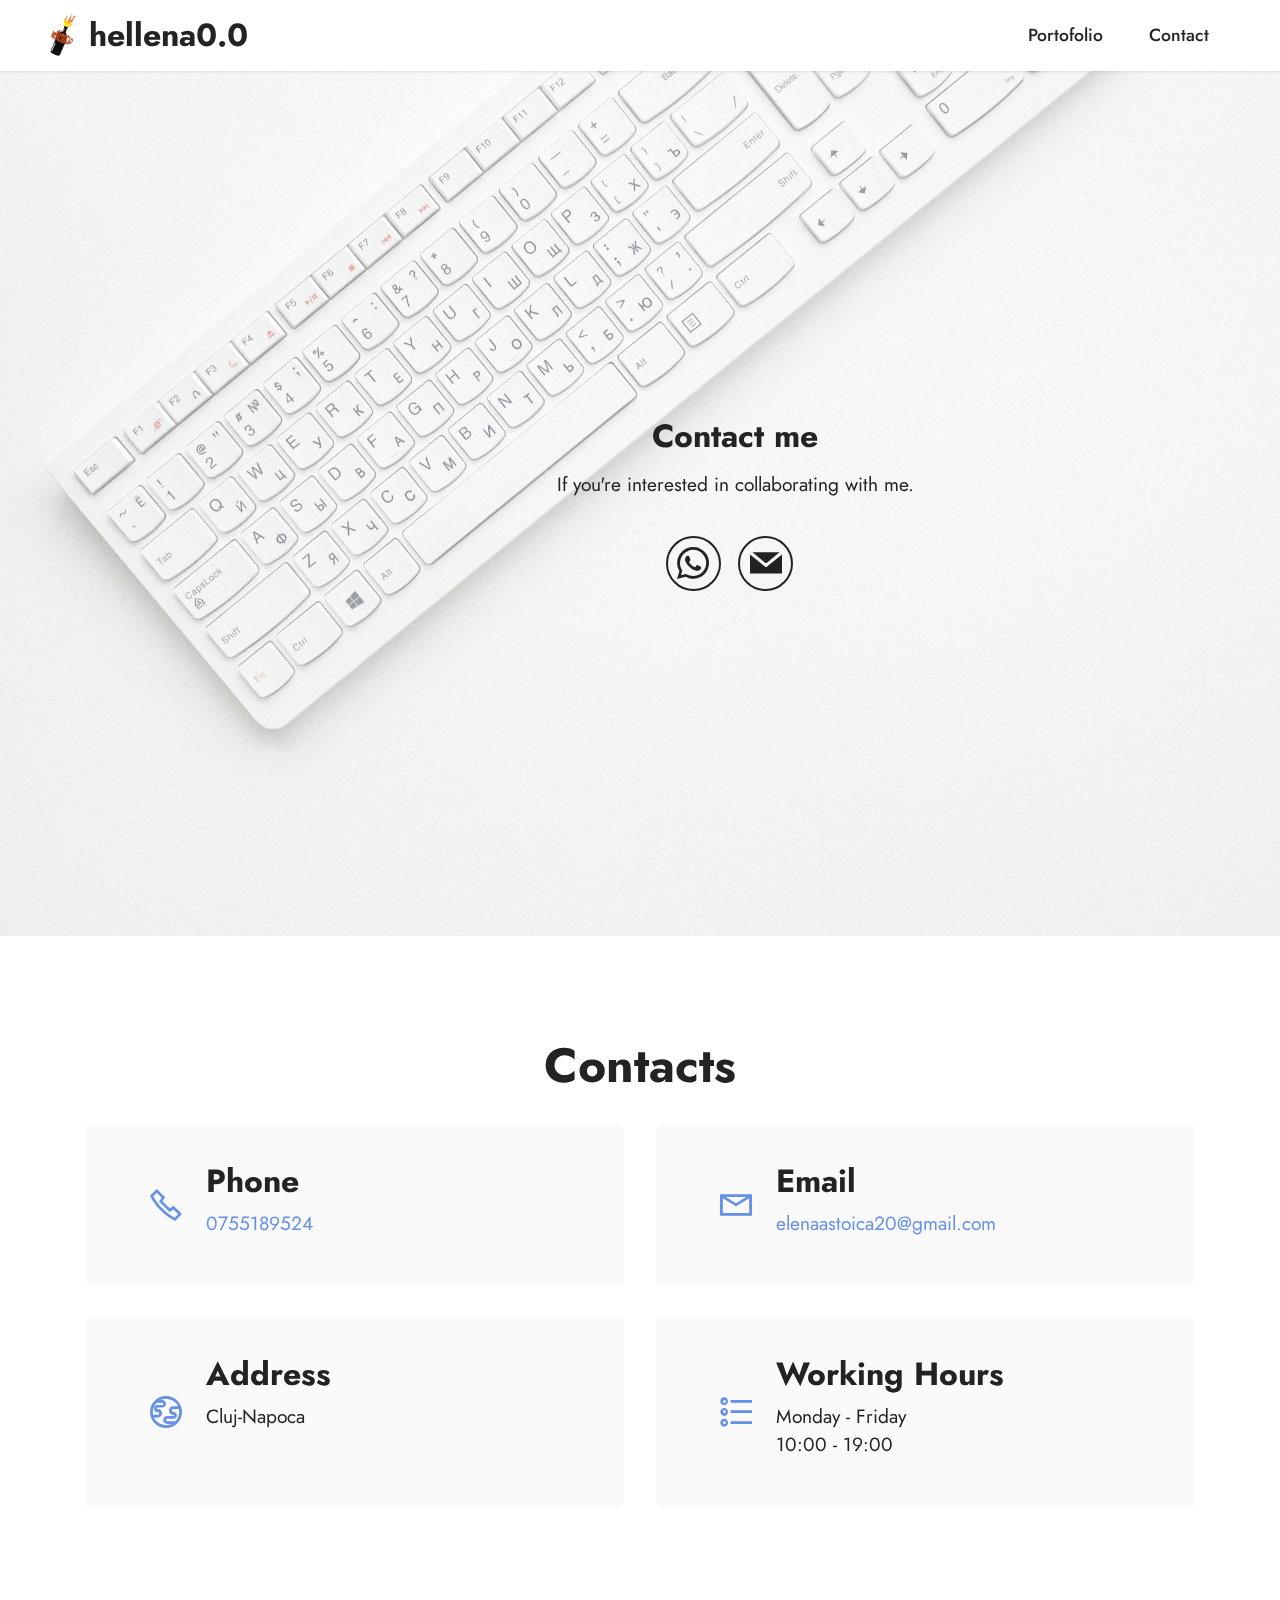
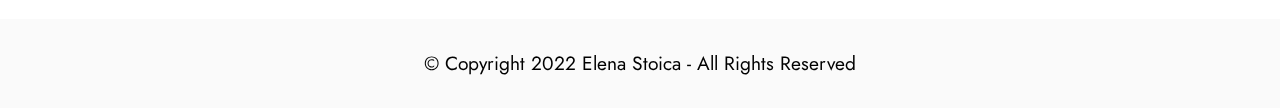
<file: contact.html>
<!DOCTYPE html>
<html  >
<head>
  <!-- Site made with Mobirise Website Builder v5.5.2, https://mobirise.com -->
  <meta charset="UTF-8">
  <meta http-equiv="X-UA-Compatible" content="IE=edge">
  <meta name="generator" content="Mobirise v5.5.2, mobirise.com">
  <meta name="viewport" content="width=device-width, initial-scale=1, minimum-scale=1">
  <link rel="shortcut icon" href="assets/images/logohellena.png" type="image/x-icon">
  <meta name="description" content="">
  
  
  <title>Contact</title>
  <link rel="stylesheet" href="assets/web/assets/mobirise-icons2/mobirise2.css">
  <link rel="stylesheet" href="assets/bootstrap/css/bootstrap.min.css">
  <link rel="stylesheet" href="assets/bootstrap/css/bootstrap-grid.min.css">
  <link rel="stylesheet" href="assets/bootstrap/css/bootstrap-reboot.min.css">
  <link rel="stylesheet" href="assets/parallax/jarallax.css">
  <link rel="stylesheet" href="assets/dropdown/css/style.css">
  <link rel="stylesheet" href="assets/socicon/css/styles.css">
  <link rel="stylesheet" href="assets/theme/css/style.css">
  <link rel="preload" href="https://fonts.googleapis.com/css?family=Jost:100,200,300,400,500,600,700,800,900,100i,200i,300i,400i,500i,600i,700i,800i,900i&display=swap" as="style" onload="this.onload=null;this.rel='stylesheet'">
  <noscript><link rel="stylesheet" href="https://fonts.googleapis.com/css?family=Jost:100,200,300,400,500,600,700,800,900,100i,200i,300i,400i,500i,600i,700i,800i,900i&display=swap"></noscript>
  <link rel="preload" as="style" href="assets/mobirise/css/mbr-additional.css"><link rel="stylesheet" href="assets/mobirise/css/mbr-additional.css" type="text/css">
  
  
  
  
</head>
<body>
  
  <section data-bs-version="5.1" class="menu menu2 cid-sWHXAqYJ0f" once="menu" id="menu2-2">
    
    <nav class="navbar navbar-dropdown navbar-fixed-top navbar-expand-lg">
        <div class="container-fluid">
            <div class="navbar-brand">
                <span class="navbar-logo">
                    <a href="index.html#top">
                        <img src="assets/images/logohellena.png" alt="logo" style="height: 3rem;">
                    </a>
                </span>
                <span class="navbar-caption-wrap"><a class="navbar-caption text-black text-primary display-1" href="index.html#top">hellena0.0</a></span>
            </div>
            <button class="navbar-toggler" type="button" data-toggle="collapse" data-bs-toggle="collapse" data-target="#navbarSupportedContent" data-bs-target="#navbarSupportedContent" aria-controls="navbarNavAltMarkup" aria-expanded="false" aria-label="Toggle navigation">
                <div class="hamburger">
                    <span></span>
                    <span></span>
                    <span></span>
                    <span></span>
                </div>
            </button>
            <div class="collapse navbar-collapse" id="navbarSupportedContent">
                <ul class="navbar-nav nav-dropdown nav-right" data-app-modern-menu="true"><li class="nav-item"><a class="nav-link link text-black text-primary display-4" href="index.html#top">Portofolio</a></li>
                    
                    <li class="nav-item"><a class="nav-link link text-black text-primary display-4" href="contact.html#top">Contact</a>
                    </li></ul>
                
                
            </div>
        </div>
    </nav>
</section>

<section data-bs-version="5.1" class="header13 cid-sWIhcNCyPY mbr-fullscreen mbr-parallax-background" id="header13-e">

    

    <div class="mbr-overlay" style="opacity: 0.5; background-color: rgb(255, 255, 255);"></div>

    <div class="align-center container">
        <div class="row justify-content-end">
            <div class="col-12 col-lg-10">
                <h1 class="mbr-section-title mbr-fonts-style mb-3 display-1"><strong>Contact me</strong></h1>
                
                <p class="mbr-text mbr-fonts-style mb-3 display-7">If you're interested in collaborating with me.</p>
                
                <div class="social-row display-7 mt-5">
                    <div class="soc-item">
                        <a href="https://wa.me/40755189524">
                            <span class="mbr-iconfont socicon-whatsapp socicon"></span>
                        </a>
                    </div>
                    <div class="soc-item">
                        <a href="mailto:elenaastoica20@gmail.com">
                            <span class="mbr-iconfont socicon-mail socicon"></span>
                        </a>
                    </div>
                    
                    
                    
                </div>
            </div>
        </div>
    </div>
</section>

<section data-bs-version="5.1" class="contacts2 cid-sWIgnXfWhO" id="contacts2-d">
    <!---->
    
    
    <div class="container">
        <div class="mbr-section-head">
            <h3 class="mbr-section-title mbr-fonts-style align-center mb-0 display-2">
                <strong>Contacts</strong>
            </h3>
            
        </div>
        <div class="row justify-content-center mt-4">
            <div class="card col-12 col-md-6">
                <div class="card-wrapper">
                    <div class="image-wrapper">
                        <span class="mbr-iconfont mobi-mbri-phone mobi-mbri"></span>
                    </div>
                    <div class="text-wrapper">
                        <h6 class="card-title mbr-fonts-style mb-1 display-5">
                            <strong>Phone</strong>
                        </h6>
                        <p class="mbr-text mbr-fonts-style display-7"><a href="tel:0755189524" class="text-primary">0755189524</a></p>
                    </div>
                </div>
            </div>
            <div class="card col-12 col-md-6">
                <div class="card-wrapper">
                    <div class="image-wrapper">
                        <span class="mbr-iconfont mobi-mbri-letter mobi-mbri"></span>
                    </div>
                    <div class="text-wrapper">
                        <h6 class="card-title mbr-fonts-style mb-1 display-5">
                            <strong>Email</strong>
                        </h6>
                        <p class="mbr-text mbr-fonts-style display-7"><a href="mailto:elenaastoica20@gmail.com" class="text-primary">elenaastoica20@gmail.com</a></p>
                    </div>
                </div>
            </div>
            <div class="card col-12 col-md-6">
                <div class="card-wrapper">
                    <div class="image-wrapper">
                        <span class="mbr-iconfont mobi-mbri-globe mobi-mbri"></span>
                    </div>
                    <div class="text-wrapper">
                        <h6 class="card-title mbr-fonts-style mb-1 display-5">
                            <strong>Address</strong>
                        </h6>
                        <p class="mbr-text mbr-fonts-style display-7">
                            Cluj-Napoca</p>
                    </div>
                </div>
            </div>
            <div class="card col-12 col-md-6">
                <div class="card-wrapper">
                    <div class="image-wrapper">
                        <span class="mbr-iconfont mobi-mbri-bulleted-list mobi-mbri"></span>
                    </div>
                    <div class="text-wrapper">
                        <h6 class="card-title mbr-fonts-style mb-1 display-5">
                            <strong>Working Hours</strong>
                        </h6>
                        <p class="mbr-text mbr-fonts-style display-7">Monday - Friday<br>10:00 - 19:00
                        </p>
                    </div>
                </div>
            </div>
        </div>
    </div>
</section>

<section data-bs-version="5.1" class="footer7 cid-sWI8YGwCNq" once="footers" id="footer7-7">

    

    

    <div class="container">
        <div class="media-container-row align-center mbr-white">
            <div class="col-12">
                <p class="mbr-text mb-0 mbr-fonts-style display-7">
                    © Copyright 2022 Elena Stoica - All Rights Reserved
                </p>
            </div>
        </div>
    </div>
</section><section ><a href="https://mobirise.site/z" ></a></section><script src="assets/bootstrap/js/bootstrap.bundle.min.js"></script>  <script src="assets/parallax/jarallax.js"></script>  <script src="assets/smoothscroll/smooth-scroll.js"></script>  <script src="assets/ytplayer/index.js"></script>  <script src="assets/dropdown/js/navbar-dropdown.js"></script>  <script src="assets/theme/js/script.js"></script>  
  
  
</body>
</html>
</file>
<file: assets/web/assets/mobirise-icons2/mobirise2.css>
@font-face {
  font-family: 'Moririse2';
  font-display: swap;
  src:  url('mobirise2.eot?f2bix4');
  src:  url('mobirise2.eot?f2bix4#iefix') format('embedded-opentype'),
    url('mobirise2.ttf?f2bix4') format('truetype'),
    url('mobirise2.woff?f2bix4') format('woff'),
    url('mobirise2.svg?f2bix4#mobirise2') format('svg');
  font-weight: normal;
  font-style: normal;
}

[class^="mobi-"], [class*=" mobi-"] {
  /* use !important to prevent issues with browser extensions that change fonts */
  font-family: 'Moririse2' !important;
  speak: none;
  font-style: normal;
  font-weight: normal;
  font-variant: normal;
  text-transform: none;
  line-height: 1;

  /* Better Font Rendering =========== */
  -webkit-font-smoothing: antialiased;
  -moz-osx-font-smoothing: grayscale;
}

.mobi-mbri-add-submenu:before {
  content: "\e900";
}
.mobi-mbri-alert:before {
  content: "\e901";
}
.mobi-mbri-align-center:before {
  content: "\e902";
}
.mobi-mbri-align-justify:before {
  content: "\e903";
}
.mobi-mbri-align-left:before {
  content: "\e904";
}
.mobi-mbri-align-right:before {
  content: "\e905";
}
.mobi-mbri-android:before {
  content: "\e906";
}
.mobi-mbri-apple:before {
  content: "\e907";
}
.mobi-mbri-arrow-down:before {
  content: "\e908";
}
.mobi-mbri-arrow-next:before {
  content: "\e909";
}
.mobi-mbri-arrow-prev:before {
  content: "\e90a";
}
.mobi-mbri-arrow-up:before {
  content: "\e90b";
}
.mobi-mbri-bold:before {
  content: "\e90c";
}
.mobi-mbri-bookmark:before {
  content: "\e90d";
}
.mobi-mbri-bootstrap:before {
  content: "\e90e";
}
.mobi-mbri-briefcase:before {
  content: "\e90f";
}
.mobi-mbri-browse:before {
  content: "\e910";
}
.mobi-mbri-bulleted-list:before {
  content: "\e911";
}
.mobi-mbri-calendar:before {
  content: "\e912";
}
.mobi-mbri-camera:before {
  content: "\e913";
}
.mobi-mbri-cart-add:before {
  content: "\e914";
}
.mobi-mbri-cart-full:before {
  content: "\e915";
}
.mobi-mbri-cash:before {
  content: "\e916";
}
.mobi-mbri-change-style:before {
  content: "\e917";
}
.mobi-mbri-chat:before {
  content: "\e918";
}
.mobi-mbri-clock:before {
  content: "\e919";
}
.mobi-mbri-close:before {
  content: "\e91a";
}
.mobi-mbri-cloud:before {
  content: "\e91b";
}
.mobi-mbri-code:before {
  content: "\e91c";
}
.mobi-mbri-contact-form:before {
  content: "\e91d";
}
.mobi-mbri-credit-card:before {
  content: "\e91e";
}
.mobi-mbri-cursor-click:before {
  content: "\e91f";
}
.mobi-mbri-cust-feedback:before {
  content: "\e920";
}
.mobi-mbri-database:before {
  content: "\e921";
}
.mobi-mbri-delivery:before {
  content: "\e922";
}
.mobi-mbri-desktop:before {
  content: "\e923";
}
.mobi-mbri-devices:before {
  content: "\e924";
}
.mobi-mbri-down:before {
  content: "\e925";
}
.mobi-mbri-download-2:before {
  content: "\e926";
}
.mobi-mbri-download:before {
  content: "\e927";
}
.mobi-mbri-drag-n-drop-2:before {
  content: "\e928";
}
.mobi-mbri-drag-n-drop:before {
  content: "\e929";
}
.mobi-mbri-edit-2:before {
  content: "\e92a";
}
.mobi-mbri-edit:before {
  content: "\e92b";
}
.mobi-mbri-error:before {
  content: "\e92c";
}
.mobi-mbri-extension:before {
  content: "\e92d";
}
.mobi-mbri-features:before {
  content: "\e92e";
}
.mobi-mbri-file:before {
  content: "\e92f";
}
.mobi-mbri-flag:before {
  content: "\e930";
}
.mobi-mbri-folder:before {
  content: "\e931";
}
.mobi-mbri-gift:before {
  content: "\e932";
}
.mobi-mbri-github:before {
  content: "\e933";
}
.mobi-mbri-globe-2:before {
  content: "\e934";
}
.mobi-mbri-globe:before {
  content: "\e935";
}
.mobi-mbri-growing-chart:before {
  content: "\e936";
}
.mobi-mbri-hearth:before {
  content: "\e937";
}
.mobi-mbri-help:before {
  content: "\e938";
}
.mobi-mbri-home:before {
  content: "\e939";
}
.mobi-mbri-hot-cup:before {
  content: "\e93a";
}
.mobi-mbri-idea:before {
  content: "\e93b";
}
.mobi-mbri-image-gallery:before {
  content: "\e93c";
}
.mobi-mbri-image-slider:before {
  content: "\e93d";
}
.mobi-mbri-info:before {
  content: "\e93e";
}
.mobi-mbri-italic:before {
  content: "\e93f";
}
.mobi-mbri-key:before {
  content: "\e940";
}
.mobi-mbri-laptop:before {
  content: "\e941";
}
.mobi-mbri-layers:before {
  content: "\e942";
}
.mobi-mbri-left-right:before {
  content: "\e943";
}
.mobi-mbri-left:before {
  content: "\e944";
}
.mobi-mbri-letter:before {
  content: "\e945";
}
.mobi-mbri-like:before {
  content: "\e946";
}
.mobi-mbri-link:before {
  content: "\e947";
}
.mobi-mbri-lock:before {
  content: "\e948";
}
.mobi-mbri-login:before {
  content: "\e949";
}
.mobi-mbri-logout:before {
  content: "\e94a";
}
.mobi-mbri-magic-stick:before {
  content: "\e94b";
}
.mobi-mbri-map-pin:before {
  content: "\e94c";
}
.mobi-mbri-menu:before {
  content: "\e94d";
}
.mobi-mbri-mobile-2:before {
  content: "\e94e";
}
.mobi-mbri-mobile-horizontal:before {
  content: "\e94f";
}
.mobi-mbri-mobile:before {
  content: "\e950";
}
.mobi-mbri-mobirise:before {
  content: "\e951";
}
.mobi-mbri-more-horizontal:before {
  content: "\e952";
}
.mobi-mbri-more-vertical:before {
  content: "\e953";
}
.mobi-mbri-music:before {
  content: "\e954";
}
.mobi-mbri-new-file:before {
  content: "\e955";
}
.mobi-mbri-numbered-list:before {
  content: "\e956";
}
.mobi-mbri-opened-folder:before {
  content: "\e957";
}
.mobi-mbri-pages:before {
  content: "\e958";
}
.mobi-mbri-paper-plane:before {
  content: "\e959";
}
.mobi-mbri-paperclip:before {
  content: "\e95a";
}
.mobi-mbri-phone:before {
  content: "\e95b";
}
.mobi-mbri-photo:before {
  content: "\e95c";
}
.mobi-mbri-photos:before {
  content: "\e95d";
}
.mobi-mbri-pin:before {
  content: "\e95e";
}
.mobi-mbri-play:before {
  content: "\e95f";
}
.mobi-mbri-plus:before {
  content: "\e960";
}
.mobi-mbri-preview:before {
  content: "\e961";
}
.mobi-mbri-print:before {
  content: "\e962";
}
.mobi-mbri-protect:before {
  content: "\e963";
}
.mobi-mbri-question:before {
  content: "\e964";
}
.mobi-mbri-quote-left:before {
  content: "\e965";
}
.mobi-mbri-quote-right:before {
  content: "\e966";
}
.mobi-mbri-redo:before {
  content: "\e967";
}
.mobi-mbri-refresh:before {
  content: "\e968";
}
.mobi-mbri-responsive-2:before {
  content: "\e969";
}
.mobi-mbri-responsive:before {
  content: "\e96a";
}
.mobi-mbri-right:before {
  content: "\e96b";
}
.mobi-mbri-rocket:before {
  content: "\e96c";
}
.mobi-mbri-sad-face:before {
  content: "\e96d";
}
.mobi-mbri-sale:before {
  content: "\e96e";
}
.mobi-mbri-save:before {
  content: "\e96f";
}
.mobi-mbri-search:before {
  content: "\e970";
}
.mobi-mbri-setting-2:before {
  content: "\e971";
}
.mobi-mbri-setting-3:before {
  content: "\e972";
}
.mobi-mbri-setting:before {
  content: "\e973";
}
.mobi-mbri-share:before {
  content: "\e974";
}
.mobi-mbri-shopping-bag:before {
  content: "\e975";
}
.mobi-mbri-shopping-basket:before {
  content: "\e976";
}
.mobi-mbri-shopping-cart:before {
  content: "\e977";
}
.mobi-mbri-sites:before {
  content: "\e978";
}
.mobi-mbri-smile-face:before {
  content: "\e979";
}
.mobi-mbri-speed:before {
  content: "\e97a";
}
.mobi-mbri-star:before {
  content: "\e97b";
}
.mobi-mbri-success:before {
  content: "\e97c";
}
.mobi-mbri-sun:before {
  content: "\e97d";
}
.mobi-mbri-sun2:before {
  content: "\e97e";
}
.mobi-mbri-tablet-vertical:before {
  content: "\e97f";
}
.mobi-mbri-tablet:before {
  content: "\e980";
}
.mobi-mbri-target:before {
  content: "\e981";
}
.mobi-mbri-timer:before {
  content: "\e982";
}
.mobi-mbri-to-ftp:before {
  content: "\e983";
}
.mobi-mbri-to-local-drive:before {
  content: "\e984";
}
.mobi-mbri-touch-swipe:before {
  content: "\e985";
}
.mobi-mbri-touch:before {
  content: "\e986";
}
.mobi-mbri-trash:before {
  content: "\e987";
}
.mobi-mbri-underline:before {
  content: "\e988";
}
.mobi-mbri-undo:before {
  content: "\e989";
}
.mobi-mbri-unlink:before {
  content: "\e98a";
}
.mobi-mbri-unlock:before {
  content: "\e98b";
}
.mobi-mbri-up-down:before {
  content: "\e98c";
}
.mobi-mbri-up:before {
  content: "\e98d";
}
.mobi-mbri-update:before {
  content: "\e98e";
}
.mobi-mbri-upload-2:before {
  content: "\e98f";
}
.mobi-mbri-upload:before {
  content: "\e990";
}
.mobi-mbri-user-2:before {
  content: "\e991";
}
.mobi-mbri-user:before {
  content: "\e992";
}
.mobi-mbri-users:before {
  content: "\e993";
}
.mobi-mbri-video-play:before {
  content: "\e994";
}
.mobi-mbri-video:before {
  content: "\e995";
}
.mobi-mbri-watch:before {
  content: "\e996";
}
.mobi-mbri-website-theme-2:before {
  content: "\e997";
}
.mobi-mbri-website-theme:before {
  content: "\e998";
}
.mobi-mbri-wifi:before {
  content: "\e999";
}
.mobi-mbri-windows:before {
  content: "\e99a";
}
.mobi-mbri-zoom-in:before {
  content: "\e99b";
}
.mobi-mbri-zoom-out:before {
  content: "\e99c";
}
</file>
<file: assets/parallax/jarallax.css>
.jarallax {
    position: relative;
    z-index: 0;
}
.jarallax > .jarallax-img {
    position: absolute;
    object-fit: cover;
    /* support for plugin https://github.com/bfred-it/object-fit-images */
    font-family: 'object-fit: cover;';
    top: 0;
    left: 0;
    width: 100%;
    height: 100%;
    z-index: -1;
}
</file>
<file: assets/dropdown/css/style.css>
.navbar-dropdown {
  left: 0;
  padding: 0;
  position: absolute;
  right: 0;
  top: 0;
  transition: all 0.45s ease;
  z-index: 1030;
  background: #282828; }
  .navbar-dropdown .navbar-logo {
    margin-right: 0.8rem;
    transition: margin 0.3s ease-in-out;
    vertical-align: middle; }
    .navbar-dropdown .navbar-logo img {
      height: 3.125rem;
      transition: all 0.3s ease-in-out; }
    .navbar-dropdown .navbar-logo.mbr-iconfont {
      font-size: 3.125rem;
      line-height: 3.125rem; }
  .navbar-dropdown .navbar-caption {
    font-weight: 700;
    white-space: normal;
    vertical-align: -4px;
    line-height: 3.125rem !important; }
    .navbar-dropdown .navbar-caption, .navbar-dropdown .navbar-caption:hover {
      color: inherit;
      text-decoration: none; }
  .navbar-dropdown .mbr-iconfont + .navbar-caption {
    vertical-align: -1px; }
  .navbar-dropdown.navbar-fixed-top {
    position: fixed; }
  .navbar-dropdown .navbar-brand span {
    vertical-align: -4px; }
  .navbar-dropdown.bg-color.transparent {
    background: none; }
  .navbar-dropdown.navbar-short .navbar-brand {
    padding: 0.625rem 0; }
    .navbar-dropdown.navbar-short .navbar-brand span {
      vertical-align: -1px; }
  .navbar-dropdown.navbar-short .navbar-caption {
    line-height: 2.375rem !important;
    vertical-align: -2px; }
  .navbar-dropdown.navbar-short .navbar-logo {
    margin-right: 0.5rem; }
    .navbar-dropdown.navbar-short .navbar-logo img {
      height: 2.375rem; }
    .navbar-dropdown.navbar-short .navbar-logo.mbr-iconfont {
      font-size: 2.375rem;
      line-height: 2.375rem; }
  .navbar-dropdown.navbar-short .mbr-table-cell {
    height: 3.625rem; }
  .navbar-dropdown .navbar-close {
    left: 0.6875rem;
    position: fixed;
    top: 0.75rem;
    z-index: 1000; }
  .navbar-dropdown .hamburger-icon {
    content: "";
    display: inline-block;
    vertical-align: middle;
    width: 16px;
    -webkit-box-shadow: 0 -6px 0 1px #282828,0 0 0 1px #282828,0 6px 0 1px #282828;
    -moz-box-shadow: 0 -6px 0 1px #282828,0 0 0 1px #282828,0 6px 0 1px #282828;
    box-shadow: 0 -6px 0 1px #282828,0 0 0 1px #282828,0 6px 0 1px #282828; }

.dropdown-menu .dropdown-toggle[data-toggle="dropdown-submenu"]::after {
  border-bottom: 0.35em solid transparent;
  border-left: 0.35em solid;
  border-right: 0;
  border-top: 0.35em solid transparent;
  margin-left: 0.3rem; }

.dropdown-menu .dropdown-item:focus {
  outline: 0; }

.nav-dropdown {
  font-size: 0.75rem;
  font-weight: 500;
  height: auto !important; }
  .nav-dropdown .nav-btn {
    padding-left: 1rem; }
  .nav-dropdown .link {
    margin: .667em 1.667em;
    font-weight: 500;
    padding: 0;
    transition: color .2s ease-in-out; }
    .nav-dropdown .link.dropdown-toggle {
      margin-right: 2.583em; }
      .nav-dropdown .link.dropdown-toggle::after {
        margin-left: .25rem;
        border-top: 0.35em solid;
        border-right: 0.35em solid transparent;
        border-left: 0.35em solid transparent;
        border-bottom: 0; }
      .nav-dropdown .link.dropdown-toggle[aria-expanded="true"] {
        margin: 0;
        padding: 0.667em 3.263em  0.667em 1.667em; }
  .nav-dropdown .link::after,
  .nav-dropdown .dropdown-item::after {
    color: inherit; }
  .nav-dropdown .btn {
    font-size: 0.75rem;
    font-weight: 700;
    letter-spacing: 0;
    margin-bottom: 0;
    padding-left: 1.25rem;
    padding-right: 1.25rem; }
  .nav-dropdown .dropdown-menu {
    border-radius: 0;
    border: 0;
    left: 0;
    margin: 0;
    padding-bottom: 1.25rem;
    padding-top: 1.25rem;
    position: relative; }
  .nav-dropdown .dropdown-submenu {
    margin-left: 0.125rem;
    top: 0; }
  .nav-dropdown .dropdown-item {
    font-weight: 500;
    line-height: 2;
    padding: 0.3846em 4.615em 0.3846em 1.5385em;
    position: relative;
    transition: color .2s ease-in-out, background-color .2s ease-in-out; }
    .nav-dropdown .dropdown-item::after {
      margin-top: -0.3077em;
      position: absolute;
      right: 1.1538em;
      top: 50%; }
    .nav-dropdown .dropdown-item:focus, .nav-dropdown .dropdown-item:hover {
      background: none; }

@media (max-width: 767px) {
  .nav-dropdown.navbar-toggleable-sm {
    bottom: 0;
    display: none;
    left: 0;
    overflow-x: hidden;
    position: fixed;
    top: 0;
    transform: translateX(-100%);
    -ms-transform: translateX(-100%);
    -webkit-transform: translateX(-100%);
    width: 18.75rem;
    z-index: 999; } }
.nav-dropdown.navbar-toggleable-xl {
  bottom: 0;
  display: none;
  left: 0;
  overflow-x: hidden;
  position: fixed;
  top: 0;
  transform: translateX(-100%);
  -ms-transform: translateX(-100%);
  -webkit-transform: translateX(-100%);
  width: 18.75rem;
  z-index: 999; }

.nav-dropdown-sm {
  display: block !important;
  overflow-x: hidden;
  overflow: auto;
  padding-top: 3.875rem; }
  .nav-dropdown-sm::after {
    content: "";
    display: block;
    height: 3rem;
    width: 100%; }
  .nav-dropdown-sm.collapse.in ~ .navbar-close {
    display: block !important; }
  .nav-dropdown-sm.collapsing, .nav-dropdown-sm.collapse.in {
    transform: translateX(0);
    -ms-transform: translateX(0);
    -webkit-transform: translateX(0);
    transition: all 0.25s ease-out;
    -webkit-transition: all 0.25s ease-out;
    background: #282828; }
  .nav-dropdown-sm.collapsing[aria-expanded="false"] {
    transform: translateX(-100%);
    -ms-transform: translateX(-100%);
    -webkit-transform: translateX(-100%); }
  .nav-dropdown-sm .nav-item {
    display: block;
    margin-left: 0 !important;
    padding-left: 0; }
  .nav-dropdown-sm .link,
  .nav-dropdown-sm .dropdown-item {
    border-top: 1px dotted rgba(255, 255, 255, 0.1);
    font-size: 0.8125rem;
    line-height: 1.6;
    margin: 0 !important;
    padding: 0.875rem 2.4rem 0.875rem 1.5625rem !important;
    position: relative;
    white-space: normal; }
    .nav-dropdown-sm .link:focus, .nav-dropdown-sm .link:hover,
    .nav-dropdown-sm .dropdown-item:focus,
    .nav-dropdown-sm .dropdown-item:hover {
      background: rgba(0, 0, 0, 0.2) !important;
      color: #c0a375; }
  .nav-dropdown-sm .nav-btn {
    position: relative;
    padding: 1.5625rem 1.5625rem 0 1.5625rem; }
    .nav-dropdown-sm .nav-btn::before {
      border-top: 1px dotted rgba(255, 255, 255, 0.1);
      content: "";
      left: 0;
      position: absolute;
      top: 0;
      width: 100%; }
    .nav-dropdown-sm .nav-btn + .nav-btn {
      padding-top: 0.625rem; }
      .nav-dropdown-sm .nav-btn + .nav-btn::before {
        display: none; }
  .nav-dropdown-sm .btn {
    padding: 0.625rem 0; }
  .nav-dropdown-sm .dropdown-toggle[data-toggle="dropdown-submenu"]::after {
    margin-left: .25rem;
    border-top: 0.35em solid;
    border-right: 0.35em solid transparent;
    border-left: 0.35em solid transparent;
    border-bottom: 0; }
  .nav-dropdown-sm .dropdown-toggle[data-toggle="dropdown-submenu"][aria-expanded="true"]::after {
    border-top: 0;
    border-right: 0.35em solid transparent;
    border-left: 0.35em solid transparent;
    border-bottom: 0.35em solid; }
  .nav-dropdown-sm .dropdown-menu {
    margin: 0;
    padding: 0;
    position: relative;
    top: 0;
    left: 0;
    width: 100%;
    border: 0;
    float: none;
    border-radius: 0;
    background: none; }
  .nav-dropdown-sm .dropdown-submenu {
    left: 100%;
    margin-left: 0.125rem;
    margin-top: -1.25rem;
    top: 0; }

.navbar-toggleable-sm .nav-dropdown .dropdown-menu {
  position: absolute; }

.navbar-toggleable-sm .nav-dropdown .dropdown-submenu {
  left: 100%;
  margin-left: 0.125rem;
  margin-top: -1.25rem;
  top: 0; }

.navbar-toggleable-sm.opened .nav-dropdown .dropdown-menu {
  position: relative; }

.navbar-toggleable-sm.opened .nav-dropdown .dropdown-submenu {
  left: 0;
  margin-left: 00rem;
  margin-top: 0rem;
  top: 0; }

.is-builder .nav-dropdown.collapsing {
  transition: none !important; }
</file>
<file: assets/socicon/css/styles.css>
@charset "UTF-8";

@font-face {
  font-family: 'Socicon';
  src:  url('../fonts/socicon.eot');
  src:  url('../fonts/socicon.eot?#iefix') format('embedded-opentype'),
    url('../fonts/socicon.woff2') format('woff2'),
    url('../fonts/socicon.ttf') format('truetype'),
    url('../fonts/socicon.woff') format('woff'),
    url('../fonts/socicon.svg#socicon') format('svg');
  font-weight: normal;
  font-style: normal;
  font-display: swap;
}

[data-icon]:before {
  font-family: "socicon" !important;
  content: attr(data-icon);
  font-style: normal !important;
  font-weight: normal !important;
  font-variant: normal !important;
  text-transform: none !important;
  speak: none;
  line-height: 1;
  -webkit-font-smoothing: antialiased;
  -moz-osx-font-smoothing: grayscale;
}

[class^="socicon-"], [class*=" socicon-"] {
  /* use !important to prevent issues with browser extensions that change fonts */
  font-family: 'Socicon' !important;
  speak: none;
  font-style: normal;
  font-weight: normal;
  font-variant: normal;
  text-transform: none;
  line-height: 1;

  /* Better Font Rendering =========== */
  -webkit-font-smoothing: antialiased;
  -moz-osx-font-smoothing: grayscale;
}

.socicon-eitaa:before {
  content: "\e97c";
}
.socicon-soroush:before {
  content: "\e97d";
}
.socicon-bale:before {
  content: "\e97e";
}
.socicon-zazzle:before {
  content: "\e97b";
}
.socicon-society6:before {
  content: "\e97a";
}
.socicon-redbubble:before {
  content: "\e979";
}
.socicon-avvo:before {
  content: "\e978";
}
.socicon-stitcher:before {
  content: "\e977";
}
.socicon-googlehangouts:before {
  content: "\e974";
}
.socicon-dlive:before {
  content: "\e975";
}
.socicon-vsco:before {
  content: "\e976";
}
.socicon-flipboard:before {
  content: "\e973";
}
.socicon-ubuntu:before {
  content: "\e958";
}
.socicon-artstation:before {
  content: "\e959";
}
.socicon-invision:before {
  content: "\e95a";
}
.socicon-torial:before {
  content: "\e95b";
}
.socicon-collectorz:before {
  content: "\e95c";
}
.socicon-seenthis:before {
  content: "\e95d";
}
.socicon-googleplaymusic:before {
  content: "\e95e";
}
.socicon-debian:before {
  content: "\e95f";
}
.socicon-filmfreeway:before {
  content: "\e960";
}
.socicon-gnome:before {
  content: "\e961";
}
.socicon-itchio:before {
  content: "\e962";
}
.socicon-jamendo:before {
  content: "\e963";
}
.socicon-mix:before {
  content: "\e964";
}
.socicon-sharepoint:before {
  content: "\e965";
}
.socicon-tinder:before {
  content: "\e966";
}
.socicon-windguru:before {
  content: "\e967";
}
.socicon-cdbaby:before {
  content: "\e968";
}
.socicon-elementaryos:before {
  content: "\e969";
}
.socicon-stage32:before {
  content: "\e96a";
}
.socicon-tiktok:before {
  content: "\e96b";
}
.socicon-gitter:before {
  content: "\e96c";
}
.socicon-letterboxd:before {
  content: "\e96d";
}
.socicon-threema:before {
  content: "\e96e";
}
.socicon-splice:before {
  content: "\e96f";
}
.socicon-metapop:before {
  content: "\e970";
}
.socicon-naver:before {
  content: "\e971";
}
.socicon-remote:before {
  content: "\e972";
}
.socicon-internet:before {
  content: "\e957";
}
.socicon-moddb:before {
  content: "\e94b";
}
.socicon-indiedb:before {
  content: "\e94c";
}
.socicon-traxsource:before {
  content: "\e94d";
}
.socicon-gamefor:before {
  content: "\e94e";
}
.socicon-pixiv:before {
  content: "\e94f";
}
.socicon-myanimelist:before {
  content: "\e950";
}
.socicon-blackberry:before {
  content: "\e951";
}
.socicon-wickr:before {
  content: "\e952";
}
.socicon-spip:before {
  content: "\e953";
}
.socicon-napster:before {
  content: "\e954";
}
.socicon-beatport:before {
  content: "\e955";
}
.socicon-hackerone:before {
  content: "\e956";
}
.socicon-hackernews:before {
  content: "\e946";
}
.socicon-smashwords:before {
  content: "\e947";
}
.socicon-kobo:before {
  content: "\e948";
}
.socicon-bookbub:before {
  content: "\e949";
}
.socicon-mailru:before {
  content: "\e94a";
}
.socicon-gitlab:before {
  content: "\e945";
}
.socicon-instructables:before {
  content: "\e944";
}
.socicon-portfolio:before {
  content: "\e943";
}
.socicon-codered:before {
  content: "\e940";
}
.socicon-origin:before {
  content: "\e941";
}
.socicon-nextdoor:before {
  content: "\e942";
}
.socicon-udemy:before {
  content: "\e93f";
}
.socicon-livemaster:before {
  content: "\e93e";
}
.socicon-crunchbase:before {
  content: "\e93b";
}
.socicon-homefy:before {
  content: "\e93c";
}
.socicon-calendly:before {
  content: "\e93d";
}
.socicon-realtor:before {
  content: "\e90f";
}
.socicon-tidal:before {
  content: "\e910";
}
.socicon-qobuz:before {
  content: "\e911";
}
.socicon-natgeo:before {
  content: "\e912";
}
.socicon-mastodon:before {
  content: "\e913";
}
.socicon-unsplash:before {
  content: "\e914";
}
.socicon-homeadvisor:before {
  content: "\e915";
}
.socicon-angieslist:before {
  content: "\e916";
}
.socicon-codepen:before {
  content: "\e917";
}
.socicon-slack:before {
  content: "\e918";
}
.socicon-openaigym:before {
  content: "\e919";
}
.socicon-logmein:before {
  content: "\e91a";
}
.socicon-fiverr:before {
  content: "\e91b";
}
.socicon-gotomeeting:before {
  content: "\e91c";
}
.socicon-aliexpress:before {
  content: "\e91d";
}
.socicon-guru:before {
  content: "\e91e";
}
.socicon-appstore:before {
  content: "\e91f";
}
.socicon-homes:before {
  content: "\e920";
}
.socicon-zoom:before {
  content: "\e921";
}
.socicon-alibaba:before {
  content: "\e922";
}
.socicon-craigslist:before {
  content: "\e923";
}
.socicon-wix:before {
  content: "\e924";
}
.socicon-redfin:before {
  content: "\e925";
}
.socicon-googlecalendar:before {
  content: "\e926";
}
.socicon-shopify:before {
  content: "\e927";
}
.socicon-freelancer:before {
  content: "\e928";
}
.socicon-seedrs:before {
  content: "\e929";
}
.socicon-bing:before {
  content: "\e92a";
}
.socicon-doodle:before {
  content: "\e92b";
}
.socicon-bonanza:before {
  content: "\e92c";
}
.socicon-squarespace:before {
  content: "\e92d";
}
.socicon-toptal:before {
  content: "\e92e";
}
.socicon-gust:before {
  content: "\e92f";
}
.socicon-ask:before {
  content: "\e930";
}
.socicon-trulia:before {
  content: "\e931";
}
.socicon-loomly:before {
  content: "\e932";
}
.socicon-ghost:before {
  content: "\e933";
}
.socicon-upwork:before {
  content: "\e934";
}
.socicon-fundable:before {
  content: "\e935";
}
.socicon-booking:before {
  content: "\e936";
}
.socicon-googlemaps:before {
  content: "\e937";
}
.socicon-zillow:before {
  content: "\e938";
}
.socicon-niconico:before {
  content: "\e939";
}
.socicon-toneden:before {
  content: "\e93a";
}
.socicon-augment:before {
  content: "\e908";
}
.socicon-bitbucket:before {
  content: "\e909";
}
.socicon-fyuse:before {
  content: "\e90a";
}
.socicon-yt-gaming:before {
  content: "\e90b";
}
.socicon-sketchfab:before {
  content: "\e90c";
}
.socicon-mobcrush:before {
  content: "\e90d";
}
.socicon-microsoft:before {
  content: "\e90e";
}
.socicon-pandora:before {
  content: "\e907";
}
.socicon-messenger:before {
  content: "\e906";
}
.socicon-gamewisp:before {
  content: "\e905";
}
.socicon-bloglovin:before {
  content: "\e904";
}
.socicon-tunein:before {
  content: "\e903";
}
.socicon-gamejolt:before {
  content: "\e901";
}
.socicon-trello:before {
  content: "\e902";
}
.socicon-spreadshirt:before {
  content: "\e900";
}
.socicon-500px:before {
  content: "\e000";
}
.socicon-8tracks:before {
  content: "\e001";
}
.socicon-airbnb:before {
  content: "\e002";
}
.socicon-alliance:before {
  content: "\e003";
}
.socicon-amazon:before {
  content: "\e004";
}
.socicon-amplement:before {
  content: "\e005";
}
.socicon-android:before {
  content: "\e006";
}
.socicon-angellist:before {
  content: "\e007";
}
.socicon-apple:before {
  content: "\e008";
}
.socicon-appnet:before {
  content: "\e009";
}
.socicon-baidu:before {
  content: "\e00a";
}
.socicon-bandcamp:before {
  content: "\e00b";
}
.socicon-battlenet:before {
  content: "\e00c";
}
.socicon-mixer:before {
  content: "\e00d";
}
.socicon-bebee:before {
  content: "\e00e";
}
.socicon-bebo:before {
  content: "\e00f";
}
.socicon-behance:before {
  content: "\e010";
}
.socicon-blizzard:before {
  content: "\e011";
}
.socicon-blogger:before {
  content: "\e012";
}
.socicon-buffer:before {
  content: "\e013";
}
.socicon-chrome:before {
  content: "\e014";
}
.socicon-coderwall:before {
  content: "\e015";
}
.socicon-curse:before {
  content: "\e016";
}
.socicon-dailymotion:before {
  content: "\e017";
}
.socicon-deezer:before {
  content: "\e018";
}
.socicon-delicious:before {
  content: "\e019";
}
.socicon-deviantart:before {
  content: "\e01a";
}
.socicon-diablo:before {
  content: "\e01b";
}
.socicon-digg:before {
  content: "\e01c";
}
.socicon-discord:before {
  content: "\e01d";
}
.socicon-disqus:before {
  content: "\e01e";
}
.socicon-douban:before {
  content: "\e01f";
}
.socicon-draugiem:before {
  content: "\e020";
}
.socicon-dribbble:before {
  content: "\e021";
}
.socicon-drupal:before {
  content: "\e022";
}
.socicon-ebay:before {
  content: "\e023";
}
.socicon-ello:before {
  content: "\e024";
}
.socicon-endomodo:before {
  content: "\e025";
}
.socicon-envato:before {
  content: "\e026";
}
.socicon-etsy:before {
  content: "\e027";
}
.socicon-facebook:before {
  content: "\e028";
}
.socicon-feedburner:before {
  content: "\e029";
}
.socicon-filmweb:before {
  content: "\e02a";
}
.socicon-firefox:before {
  content: "\e02b";
}
.socicon-flattr:before {
  content: "\e02c";
}
.socicon-flickr:before {
  content: "\e02d";
}
.socicon-formulr:before {
  content: "\e02e";
}
.socicon-forrst:before {
  content: "\e02f";
}
.socicon-foursquare:before {
  content: "\e030";
}
.socicon-friendfeed:before {
  content: "\e031";
}
.socicon-github:before {
  content: "\e032";
}
.socicon-goodreads:before {
  content: "\e033";
}
.socicon-google:before {
  content: "\e034";
}
.socicon-googlescholar:before {
  content: "\e035";
}
.socicon-googlegroups:before {
  content: "\e036";
}
.socicon-googlephotos:before {
  content: "\e037";
}
.socicon-googleplus:before {
  content: "\e038";
}
.socicon-grooveshark:before {
  content: "\e039";
}
.socicon-hackerrank:before {
  content: "\e03a";
}
.socicon-hearthstone:before {
  content: "\e03b";
}
.socicon-hellocoton:before {
  content: "\e03c";
}
.socicon-heroes:before {
  content: "\e03d";
}
.socicon-smashcast:before {
  content: "\e03e";
}
.socicon-horde:before {
  content: "\e03f";
}
.socicon-houzz:before {
  content: "\e040";
}
.socicon-icq:before {
  content: "\e041";
}
.socicon-identica:before {
  content: "\e042";
}
.socicon-imdb:before {
  content: "\e043";
}
.socicon-instagram:before {
  content: "\e044";
}
.socicon-issuu:before {
  content: "\e045";
}
.socicon-istock:before {
  content: "\e046";
}
.socicon-itunes:before {
  content: "\e047";
}
.socicon-keybase:before {
  content: "\e048";
}
.socicon-lanyrd:before {
  content: "\e049";
}
.socicon-lastfm:before {
  content: "\e04a";
}
.socicon-line:before {
  content: "\e04b";
}
.socicon-linkedin:before {
  content: "\e04c";
}
.socicon-livejournal:before {
  content: "\e04d";
}
.socicon-lyft:before {
  content: "\e04e";
}
.socicon-macos:before {
  content: "\e04f";
}
.socicon-mail:before {
  content: "\e050";
}
.socicon-medium:before {
  content: "\e051";
}
.socicon-meetup:before {
  content: "\e052";
}
.socicon-mixcloud:before {
  content: "\e053";
}
.socicon-modelmayhem:before {
  content: "\e054";
}
.socicon-mumble:before {
  content: "\e055";
}
.socicon-myspace:before {
  content: "\e056";
}
.socicon-newsvine:before {
  content: "\e057";
}
.socicon-nintendo:before {
  content: "\e058";
}
.socicon-npm:before {
  content: "\e059";
}
.socicon-odnoklassniki:before {
  content: "\e05a";
}
.socicon-openid:before {
  content: "\e05b";
}
.socicon-opera:before {
  content: "\e05c";
}
.socicon-outlook:before {
  content: "\e05d";
}
.socicon-overwatch:before {
  content: "\e05e";
}
.socicon-patreon:before {
  content: "\e05f";
}
.socicon-paypal:before {
  content: "\e060";
}
.socicon-periscope:before {
  content: "\e061";
}
.socicon-persona:before {
  content: "\e062";
}
.socicon-pinterest:before {
  content: "\e063";
}
.socicon-play:before {
  content: "\e064";
}
.socicon-player:before {
  content: "\e065";
}
.socicon-playstation:before {
  content: "\e066";
}
.socicon-pocket:before {
  content: "\e067";
}
.socicon-qq:before {
  content: "\e068";
}
.socicon-quora:before {
  content: "\e069";
}
.socicon-raidcall:before {
  content: "\e06a";
}
.socicon-ravelry:before {
  content: "\e06b";
}
.socicon-reddit:before {
  content: "\e06c";
}
.socicon-renren:before {
  content: "\e06d";
}
.socicon-researchgate:before {
  content: "\e06e";
}
.socicon-residentadvisor:before {
  content: "\e06f";
}
.socicon-reverbnation:before {
  content: "\e070";
}
.socicon-rss:before {
  content: "\e071";
}
.socicon-sharethis:before {
  content: "\e072";
}
.socicon-skype:before {
  content: "\e073";
}
.socicon-slideshare:before {
  content: "\e074";
}
.socicon-smugmug:before {
  content: "\e075";
}
.socicon-snapchat:before {
  content: "\e076";
}
.socicon-songkick:before {
  content: "\e077";
}
.socicon-soundcloud:before {
  content: "\e078";
}
.socicon-spotify:before {
  content: "\e079";
}
.socicon-stackexchange:before {
  content: "\e07a";
}
.socicon-stackoverflow:before {
  content: "\e07b";
}
.socicon-starcraft:before {
  content: "\e07c";
}
.socicon-stayfriends:before {
  content: "\e07d";
}
.socicon-steam:before {
  content: "\e07e";
}
.socicon-storehouse:before {
  content: "\e07f";
}
.socicon-strava:before {
  content: "\e080";
}
.socicon-streamjar:before {
  content: "\e081";
}
.socicon-stumbleupon:before {
  content: "\e082";
}
.socicon-swarm:before {
  content: "\e083";
}
.socicon-teamspeak:before {
  content: "\e084";
}
.socicon-teamviewer:before {
  content: "\e085";
}
.socicon-technorati:before {
  content: "\e086";
}
.socicon-telegram:before {
  content: "\e087";
}
.socicon-tripadvisor:before {
  content: "\e088";
}
.socicon-tripit:before {
  content: "\e089";
}
.socicon-triplej:before {
  content: "\e08a";
}
.socicon-tumblr:before {
  content: "\e08b";
}
.socicon-twitch:before {
  content: "\e08c";
}
.socicon-twitter:before {
  content: "\e08d";
}
.socicon-uber:before {
  content: "\e08e";
}
.socicon-ventrilo:before {
  content: "\e08f";
}
.socicon-viadeo:before {
  content: "\e090";
}
.socicon-viber:before {
  content: "\e091";
}
.socicon-viewbug:before {
  content: "\e092";
}
.socicon-vimeo:before {
  content: "\e093";
}
.socicon-vine:before {
  content: "\e094";
}
.socicon-vkontakte:before {
  content: "\e095";
}
.socicon-warcraft:before {
  content: "\e096";
}
.socicon-wechat:before {
  content: "\e097";
}
.socicon-weibo:before {
  content: "\e098";
}
.socicon-whatsapp:before {
  content: "\e099";
}
.socicon-wikipedia:before {
  content: "\e09a";
}
.socicon-windows:before {
  content: "\e09b";
}
.socicon-wordpress:before {
  content: "\e09c";
}
.socicon-wykop:before {
  content: "\e09d";
}
.socicon-xbox:before {
  content: "\e09e";
}
.socicon-xing:before {
  content: "\e09f";
}
.socicon-yahoo:before {
  content: "\e0a0";
}
.socicon-yammer:before {
  content: "\e0a1";
}
.socicon-yandex:before {
  content: "\e0a2";
}
.socicon-yelp:before {
  content: "\e0a3";
}
.socicon-younow:before {
  content: "\e0a4";
}
.socicon-youtube:before {
  content: "\e0a5";
}
.socicon-zapier:before {
  content: "\e0a6";
}
.socicon-zerply:before {
  content: "\e0a7";
}
.socicon-zomato:before {
  content: "\e0a8";
}
.socicon-zynga:before {
  content: "\e0a9";
}
</file>
<file: assets/theme/css/style.css>
@charset "UTF-8";
section {
  background-color: #ffffff;
}

body {
  font-style: normal;
  line-height: 1.5;
  font-weight: 400;
  color: #232323;
  position: relative;
}

button {
  background-color: transparent;
  border-color: transparent;
}

section,
.container,
.container-fluid {
  position: relative;
  word-wrap: break-word;
}

a.mbr-iconfont:hover {
  text-decoration: none;
}

.article .lead p,
.article .lead ul,
.article .lead ol,
.article .lead pre,
.article .lead blockquote {
  margin-bottom: 0;
}

a {
  font-style: normal;
  font-weight: 400;
  cursor: pointer;
}
a, a:hover {
  text-decoration: none;
}

.mbr-section-title {
  font-style: normal;
  line-height: 1.3;
}

.mbr-section-subtitle {
  line-height: 1.3;
}

.mbr-text {
  font-style: normal;
  line-height: 1.7;
}

h1,
h2,
h3,
h4,
h5,
h6,
.display-1,
.display-2,
.display-4,
.display-5,
.display-7,
span,
p,
a {
  line-height: 1;
  word-break: break-word;
  word-wrap: break-word;
  font-weight: 400;
}

b,
strong {
  font-weight: bold;
}

input:-webkit-autofill, input:-webkit-autofill:hover, input:-webkit-autofill:focus, input:-webkit-autofill:active {
  transition-delay: 9999s;
  -webkit-transition-property: background-color, color;
  transition-property: background-color, color;
}

textarea[type=hidden] {
  display: none;
}

section {
  background-position: 50% 50%;
  background-repeat: no-repeat;
  background-size: cover;
}
section .mbr-background-video,
section .mbr-background-video-preview {
  position: absolute;
  bottom: 0;
  left: 0;
  right: 0;
  top: 0;
}

.hidden {
  visibility: hidden;
}

.mbr-z-index20 {
  z-index: 20;
}

/*! Base colors */
.mbr-white {
  color: #ffffff;
}

.mbr-black {
  color: #111111;
}

.mbr-bg-white {
  background-color: #ffffff;
}

.mbr-bg-black {
  background-color: #000000;
}

/*! Text-aligns */
.align-left {
  text-align: left;
}

.align-center {
  text-align: center;
}

.align-right {
  text-align: right;
}

/*! Font-weight  */
.mbr-light {
  font-weight: 300;
}

.mbr-regular {
  font-weight: 400;
}

.mbr-semibold {
  font-weight: 500;
}

.mbr-bold {
  font-weight: 700;
}

/*! Media  */
.media-content {
  flex-basis: 100%;
}

.media-container-row {
  display: flex;
  flex-direction: row;
  flex-wrap: wrap;
  justify-content: center;
  align-content: center;
  align-items: start;
}
.media-container-row .media-size-item {
  width: 400px;
}

.media-container-column {
  display: flex;
  flex-direction: column;
  flex-wrap: wrap;
  justify-content: center;
  align-content: center;
  align-items: stretch;
}
.media-container-column > * {
  width: 100%;
}

@media (min-width: 992px) {
  .media-container-row {
    flex-wrap: nowrap;
  }
}
figure {
  margin-bottom: 0;
  overflow: hidden;
}

figure[mbr-media-size] {
  transition: width 0.1s;
}

img,
iframe {
  display: block;
  width: 100%;
}

.card {
  background-color: transparent;
  border: none;
}

.card-box {
  width: 100%;
}

.card-img {
  text-align: center;
  flex-shrink: 0;
  -webkit-flex-shrink: 0;
}

.media {
  max-width: 100%;
  margin: 0 auto;
}

.mbr-figure {
  align-self: center;
}

.media-container > div {
  max-width: 100%;
}

.mbr-figure img,
.card-img img {
  width: 100%;
}

@media (max-width: 991px) {
  .media-size-item {
    width: auto !important;
  }

  .media {
    width: auto;
  }

  .mbr-figure {
    width: 100% !important;
  }
}
/*! Buttons */
.mbr-section-btn {
  margin-left: -0.6rem;
  margin-right: -0.6rem;
  font-size: 0;
}

.btn {
  font-weight: 600;
  border-width: 1px;
  font-style: normal;
  margin: 0.6rem 0.6rem;
  white-space: normal;
  transition: all 0.2s ease-in-out;
  display: inline-flex;
  align-items: center;
  justify-content: center;
  word-break: break-word;
}

.btn-sm {
  font-weight: 600;
  letter-spacing: 0px;
  transition: all 0.3s ease-in-out;
}

.btn-md {
  font-weight: 600;
  letter-spacing: 0px;
  transition: all 0.3s ease-in-out;
}

.btn-lg {
  font-weight: 600;
  letter-spacing: 0px;
  transition: all 0.3s ease-in-out;
}

.btn-form {
  margin: 0;
}
.btn-form:hover {
  cursor: pointer;
}

nav .mbr-section-btn {
  margin-left: 0rem;
  margin-right: 0rem;
}

/*! Btn icon margin */
.btn .mbr-iconfont,
.btn.btn-sm .mbr-iconfont {
  order: 1;
  cursor: pointer;
  margin-left: 0.5rem;
  vertical-align: sub;
}

.btn.btn-md .mbr-iconfont,
.btn.btn-md .mbr-iconfont {
  margin-left: 0.8rem;
}

.mbr-regular {
  font-weight: 400;
}

.mbr-semibold {
  font-weight: 500;
}

.mbr-bold {
  font-weight: 700;
}

[type=submit] {
  -webkit-appearance: none;
}

/*! Full-screen */
.mbr-fullscreen .mbr-overlay {
  min-height: 100vh;
}

.mbr-fullscreen {
  display: flex;
  display: -moz-flex;
  display: -ms-flex;
  display: -o-flex;
  align-items: center;
  min-height: 100vh;
  padding-top: 3rem;
  padding-bottom: 3rem;
}

/*! Map */
.map {
  height: 25rem;
  position: relative;
}
.map iframe {
  width: 100%;
  height: 100%;
}

/*! Scroll to top arrow */
.mbr-arrow-up {
  bottom: 25px;
  right: 90px;
  position: fixed;
  text-align: right;
  z-index: 5000;
  color: #ffffff;
  font-size: 22px;
}

.mbr-arrow-up a {
  background: rgba(0, 0, 0, 0.2);
  border-radius: 50%;
  color: #fff;
  display: inline-block;
  height: 60px;
  width: 60px;
  border: 2px solid #fff;
  outline-style: none !important;
  position: relative;
  text-decoration: none;
  transition: all 0.3s ease-in-out;
  cursor: pointer;
  text-align: center;
}
.mbr-arrow-up a:hover {
  background-color: rgba(0, 0, 0, 0.4);
}
.mbr-arrow-up a i {
  line-height: 60px;
}

.mbr-arrow-up-icon {
  display: block;
  color: #fff;
}

.mbr-arrow-up-icon::before {
  content: "›";
  display: inline-block;
  font-family: serif;
  font-size: 22px;
  line-height: 1;
  font-style: normal;
  position: relative;
  top: 6px;
  left: -4px;
  transform: rotate(-90deg);
}

/*! Arrow Down */
.mbr-arrow {
  position: absolute;
  bottom: 45px;
  left: 50%;
  width: 60px;
  height: 60px;
  cursor: pointer;
  background-color: rgba(80, 80, 80, 0.5);
  border-radius: 50%;
  transform: translateX(-50%);
}
@media (max-width: 767px) {
  .mbr-arrow {
    display: none;
  }
}
.mbr-arrow > a {
  display: inline-block;
  text-decoration: none;
  outline-style: none;
  -webkit-animation: arrowdown 1.7s ease-in-out infinite;
          animation: arrowdown 1.7s ease-in-out infinite;
  color: #ffffff;
}
.mbr-arrow > a > i {
  position: absolute;
  top: -2px;
  left: 15px;
  font-size: 2rem;
}

#scrollToTop a i::before {
  content: "";
  position: absolute;
  display: block;
  border-bottom: 2.5px solid #fff;
  border-left: 2.5px solid #fff;
  width: 27.8%;
  height: 27.8%;
  left: 50%;
  top: 51%;
  transform: translateY(-30%) translateX(-50%) rotate(135deg);
}

@keyframes arrowdown {
  0% {
    transform: translateY(0px);
  }
  50% {
    transform: translateY(-5px);
  }
  100% {
    transform: translateY(0px);
  }
}
@-webkit-keyframes arrowdown {
  0% {
    transform: translateY(0px);
  }
  50% {
    transform: translateY(-5px);
  }
  100% {
    transform: translateY(0px);
  }
}
@media (max-width: 500px) {
  .mbr-arrow-up {
    left: 0;
    right: 0;
    text-align: center;
  }
}
/*Gradients animation*/
@keyframes gradient-animation {
  from {
    background-position: 0% 100%;
    -webkit-animation-timing-function: ease-in-out;
            animation-timing-function: ease-in-out;
  }
  to {
    background-position: 100% 0%;
    -webkit-animation-timing-function: ease-in-out;
            animation-timing-function: ease-in-out;
  }
}
@-webkit-keyframes gradient-animation {
  from {
    background-position: 0% 100%;
    -webkit-animation-timing-function: ease-in-out;
            animation-timing-function: ease-in-out;
  }
  to {
    background-position: 100% 0%;
    -webkit-animation-timing-function: ease-in-out;
            animation-timing-function: ease-in-out;
  }
}
.bg-gradient {
  background-size: 200% 200%;
  animation: gradient-animation 5s infinite alternate;
  -webkit-animation: gradient-animation 5s infinite alternate;
}

.menu .navbar-brand {
  display: -webkit-flex;
}
.menu .navbar-brand span {
  display: flex;
  display: -webkit-flex;
}
.menu .navbar-brand .navbar-caption-wrap {
  display: -webkit-flex;
}
.menu .navbar-brand .navbar-logo img {
  display: -webkit-flex;
  width: auto;
}
@media (min-width: 768px) and (max-width: 991px) {
  .menu .navbar-toggleable-sm .navbar-nav {
    display: -ms-flexbox;
  }
}
@media (max-width: 991px) {
  .menu .navbar-collapse {
    max-height: 93.5vh;
  }
  .menu .navbar-collapse.show {
    overflow: auto;
  }
}
@media (min-width: 992px) {
  .menu .navbar-nav.nav-dropdown {
    display: -webkit-flex;
  }
  .menu .navbar-toggleable-sm .navbar-collapse {
    display: -webkit-flex !important;
  }
  .menu .collapsed .navbar-collapse {
    max-height: 93.5vh;
  }
  .menu .collapsed .navbar-collapse.show {
    overflow: auto;
  }
}
@media (max-width: 767px) {
  .menu .navbar-collapse {
    max-height: 80vh;
  }
}

.nav-link .mbr-iconfont {
  margin-right: 0.5rem;
}

.navbar {
  display: -webkit-flex;
  -webkit-flex-wrap: wrap;
  -webkit-align-items: center;
  -webkit-justify-content: space-between;
}

.navbar-collapse {
  -webkit-flex-basis: 100%;
  -webkit-flex-grow: 1;
  -webkit-align-items: center;
}

.nav-dropdown .link {
  padding: 0.667em 1.667em !important;
  margin: 0 !important;
}

.nav {
  display: -webkit-flex;
  -webkit-flex-wrap: wrap;
}

.row {
  display: -webkit-flex;
  -webkit-flex-wrap: wrap;
}

.justify-content-center {
  -webkit-justify-content: center;
}

.form-inline {
  display: -webkit-flex;
}

.card-wrapper {
  -webkit-flex: 1;
}

.carousel-control {
  z-index: 10;
  display: -webkit-flex;
}

.carousel-controls {
  display: -webkit-flex;
}

.media {
  display: -webkit-flex;
}

.form-group:focus {
  outline: none;
}

.jq-selectbox__select {
  padding: 7px 0;
  position: relative;
}

.jq-selectbox__dropdown {
  overflow: hidden;
  border-radius: 10px;
  position: absolute;
  top: 100%;
  left: 0 !important;
  width: 100% !important;
}

.jq-selectbox__trigger-arrow {
  right: 0;
  transform: translateY(-50%);
}

.jq-selectbox li {
  padding: 1.07em 0.5em;
}

input[type=range] {
  padding-left: 0 !important;
  padding-right: 0 !important;
}

.modal-dialog,
.modal-content {
  height: 100%;
}

.modal-dialog .carousel-inner {
  height: calc(100vh - 1.75rem);
}
@media (max-width: 575px) {
  .modal-dialog .carousel-inner {
    height: calc(100vh - 1rem);
  }
}

.carousel-item {
  text-align: center;
}

.carousel-item img {
  margin: auto;
}

.navbar-toggler {
  align-self: flex-start;
  padding: 0.25rem 0.75rem;
  font-size: 1.25rem;
  line-height: 1;
  background: transparent;
  border: 1px solid transparent;
  border-radius: 0.25rem;
}

.navbar-toggler:focus,
.navbar-toggler:hover {
  text-decoration: none;
  box-shadow: none;
}

.navbar-toggler-icon {
  display: inline-block;
  width: 1.5em;
  height: 1.5em;
  vertical-align: middle;
  content: "";
  background: no-repeat center center;
  background-size: 100% 100%;
}

.navbar-toggler-left {
  position: absolute;
  left: 1rem;
}

.navbar-toggler-right {
  position: absolute;
  right: 1rem;
}

.card-img {
  width: auto;
}

.menu .navbar.collapsed:not(.beta-menu) {
  flex-direction: column;
}

.carousel-item.active,
.carousel-item-next,
.carousel-item-prev {
  display: flex;
}

.note-air-layout .dropup .dropdown-menu,
.note-air-layout .navbar-fixed-bottom .dropdown .dropdown-menu {
  bottom: initial !important;
}

html,
body {
  height: auto;
  min-height: 100vh;
}

.dropup .dropdown-toggle::after {
  display: none;
}

.form-asterisk {
  font-family: initial;
  position: absolute;
  top: -2px;
  font-weight: normal;
}

.form-control-label {
  position: relative;
  cursor: pointer;
  margin-bottom: 0.357em;
  padding: 0;
}

.alert {
  color: #ffffff;
  border-radius: 0;
  border: 0;
  font-size: 1.1rem;
  line-height: 1.5;
  margin-bottom: 1.875rem;
  padding: 1.25rem;
  position: relative;
  text-align: center;
}
.alert.alert-form::after {
  background-color: inherit;
  bottom: -7px;
  content: "";
  display: block;
  height: 14px;
  left: 50%;
  margin-left: -7px;
  position: absolute;
  transform: rotate(45deg);
  width: 14px;
}

.form-control {
  background-color: #ffffff;
  background-clip: border-box;
  color: #232323;
  line-height: 1rem !important;
  height: auto;
  padding: 0.6rem 1.2rem;
  transition: border-color 0.25s ease 0s;
  border: 1px solid transparent !important;
  border-radius: 4px;
  box-shadow: rgba(0, 0, 0, 0.07) 0px 1px 1px 0px, rgba(0, 0, 0, 0.07) 0px 1px 3px 0px, rgba(0, 0, 0, 0.03) 0px 0px 0px 1px;
}
.form-active .form-control:invalid {
  border-color: red;
}

form .row {
  margin-left: -0.6rem;
  margin-right: -0.6rem;
}
form .row [class*=col] {
  padding-left: 0.6rem;
  padding-right: 0.6rem;
}

form .mbr-section-btn {
  margin: 0;
  padding-left: 0.6rem;
  padding-right: 0.6rem;
}

form .btn {
  display: flex;
  padding: 0.6rem 1.2rem;
  margin: 0;
}

form .form-check-input {
  margin-top: 0.5;
}

textarea.form-control {
  line-height: 1.5rem !important;
}

.form-group {
  margin-bottom: 1.2rem;
}

.form-control,
form .btn {
  min-height: 48px;
}

.gdpr-block label span.textGDPR input[name=gdpr] {
  top: 7px;
}

.form-control:focus {
  box-shadow: none;
}

:focus {
  outline: none;
}

.mbr-overlay {
  background-color: #000;
  bottom: 0;
  left: 0;
  opacity: 0.5;
  position: absolute;
  right: 0;
  top: 0;
  z-index: 0;
  pointer-events: none;
}

blockquote {
  font-style: italic;
  padding: 3rem;
  font-size: 1.09rem;
  position: relative;
  border-left: 3px solid;
}

ul,
ol,
pre,
blockquote {
  margin-bottom: 2.3125rem;
}

.mt-4 {
  margin-top: 2rem !important;
}

.mb-4 {
  margin-bottom: 2rem !important;
}

@media (min-width: 992px) {
  .container {
    padding-left: 16px;
    padding-right: 16px;
  }

  .row {
    margin-left: -16px;
    margin-right: -16px;
  }
  .row > [class*=col] {
    padding-left: 16px;
    padding-right: 16px;
  }
}
@media (min-width: 768px) {
  .container-fluid {
    padding-left: 32px;
    padding-right: 32px;
  }
}
@media (min-width: 768px) and (max-width: 991px) {
  .mbr-container {
    padding-left: 32px;
    padding-right: 32px;
  }
}
@media (max-width: 767px) {
  .mbr-container {
    padding-left: 16px;
    padding-right: 16px;
  }
}
.card-wrapper,
.item-wrapper {
  overflow: hidden;
}

.app-video-wrapper > img {
  opacity: 1;
}

.item {
  position: relative;
}

.dropdown-menu .dropdown-menu {
  left: 100%;
}

.dropdown-item + .dropdown-menu {
  display: none;
}

.dropdown-item:hover + .dropdown-menu,
.dropdown-menu:hover {
  display: block;
}.engine {
	position: absolute;
	text-indent: -2400px;
	text-align: center;
	padding: 0;
	top: 0;
	left: -2400px;
}
</file>
<file: assets/mobirise/css/mbr-additional.css>
body {
  font-family: Jost;
}
.display-1 {
  font-family: 'Jost', sans-serif;
  font-size: 2rem;
  line-height: 1.1;
}
.display-1 > .mbr-iconfont {
  font-size: 2.5rem;
}
.display-2 {
  font-family: 'Jost', sans-serif;
  font-size: 3rem;
  line-height: 1.1;
}
.display-2 > .mbr-iconfont {
  font-size: 3.75rem;
}
.display-4 {
  font-family: 'Jost', sans-serif;
  font-size: 1.1rem;
  line-height: 1.5;
}
.display-4 > .mbr-iconfont {
  font-size: 1.375rem;
}
.display-5 {
  font-family: 'Jost', sans-serif;
  font-size: 2rem;
  line-height: 1.5;
}
.display-5 > .mbr-iconfont {
  font-size: 2.5rem;
}
.display-7 {
  font-family: 'Jost', sans-serif;
  font-size: 1.2rem;
  line-height: 1.5;
}
.display-7 > .mbr-iconfont {
  font-size: 1.5rem;
}
/* ---- Fluid typography for mobile devices ---- */
/* 1.4 - font scale ratio ( bootstrap == 1.42857 ) */
/* 100vw - current viewport width */
/* (48 - 20)  48 == 48rem == 768px, 20 == 20rem == 320px(minimal supported viewport) */
/* 0.65 - min scale variable, may vary */
@media (max-width: 992px) {
  .display-1 {
    font-size: 1.6rem;
  }
}
@media (max-width: 768px) {
  .display-1 {
    font-size: 1.4rem;
    font-size: calc( 1.35rem + (2 - 1.35) * ((100vw - 20rem) / (48 - 20)));
    line-height: calc( 1.1 * (1.35rem + (2 - 1.35) * ((100vw - 20rem) / (48 - 20))));
  }
  .display-2 {
    font-size: 2.4rem;
    font-size: calc( 1.7rem + (3 - 1.7) * ((100vw - 20rem) / (48 - 20)));
    line-height: calc( 1.3 * (1.7rem + (3 - 1.7) * ((100vw - 20rem) / (48 - 20))));
  }
  .display-4 {
    font-size: 0.88rem;
    font-size: calc( 1.0350000000000001rem + (1.1 - 1.0350000000000001) * ((100vw - 20rem) / (48 - 20)));
    line-height: calc( 1.4 * (1.0350000000000001rem + (1.1 - 1.0350000000000001) * ((100vw - 20rem) / (48 - 20))));
  }
  .display-5 {
    font-size: 1.6rem;
    font-size: calc( 1.35rem + (2 - 1.35) * ((100vw - 20rem) / (48 - 20)));
    line-height: calc( 1.4 * (1.35rem + (2 - 1.35) * ((100vw - 20rem) / (48 - 20))));
  }
  .display-7 {
    font-size: 0.96rem;
    font-size: calc( 1.07rem + (1.2 - 1.07) * ((100vw - 20rem) / (48 - 20)));
    line-height: calc( 1.4 * (1.07rem + (1.2 - 1.07) * ((100vw - 20rem) / (48 - 20))));
  }
}
/* Buttons */
.btn {
  padding: 0.6rem 1.2rem;
  border-radius: 4px;
}
.btn-sm {
  padding: 0.6rem 1.2rem;
  border-radius: 4px;
}
.btn-md {
  padding: 0.6rem 1.2rem;
  border-radius: 4px;
}
.btn-lg {
  padding: 1rem 2.6rem;
  border-radius: 4px;
}
.bg-primary {
  background-color: #6592e6 !important;
}
.bg-success {
  background-color: #40b0bf !important;
}
.bg-info {
  background-color: #47b5ed !important;
}
.bg-warning {
  background-color: #f2eded !important;
}
.bg-danger {
  background-color: #ff9966 !important;
}
.btn-primary,
.btn-primary:active {
  background-color: #6592e6 !important;
  border-color: #6592e6 !important;
  color: #ffffff !important;
  box-shadow: 0 2px 2px 0 rgba(0, 0, 0, 0.2);
}
.btn-primary:hover,
.btn-primary:focus,
.btn-primary.focus,
.btn-primary.active {
  color: #ffffff !important;
  background-color: #2260d2 !important;
  border-color: #2260d2 !important;
  box-shadow: 0 2px 5px 0 rgba(0, 0, 0, 0.2);
}
.btn-primary.disabled,
.btn-primary:disabled {
  color: #ffffff !important;
  background-color: #2260d2 !important;
  border-color: #2260d2 !important;
}
.btn-secondary,
.btn-secondary:active {
  background-color: #ff6666 !important;
  border-color: #ff6666 !important;
  color: #ffffff !important;
  box-shadow: 0 2px 2px 0 rgba(0, 0, 0, 0.2);
}
.btn-secondary:hover,
.btn-secondary:focus,
.btn-secondary.focus,
.btn-secondary.active {
  color: #ffffff !important;
  background-color: #ff0f0f !important;
  border-color: #ff0f0f !important;
  box-shadow: 0 2px 5px 0 rgba(0, 0, 0, 0.2);
}
.btn-secondary.disabled,
.btn-secondary:disabled {
  color: #ffffff !important;
  background-color: #ff0f0f !important;
  border-color: #ff0f0f !important;
}
.btn-info,
.btn-info:active {
  background-color: #47b5ed !important;
  border-color: #47b5ed !important;
  color: #ffffff !important;
  box-shadow: 0 2px 2px 0 rgba(0, 0, 0, 0.2);
}
.btn-info:hover,
.btn-info:focus,
.btn-info.focus,
.btn-info.active {
  color: #ffffff !important;
  background-color: #148cca !important;
  border-color: #148cca !important;
  box-shadow: 0 2px 5px 0 rgba(0, 0, 0, 0.2);
}
.btn-info.disabled,
.btn-info:disabled {
  color: #ffffff !important;
  background-color: #148cca !important;
  border-color: #148cca !important;
}
.btn-success,
.btn-success:active {
  background-color: #40b0bf !important;
  border-color: #40b0bf !important;
  color: #ffffff !important;
  box-shadow: 0 2px 2px 0 rgba(0, 0, 0, 0.2);
}
.btn-success:hover,
.btn-success:focus,
.btn-success.focus,
.btn-success.active {
  color: #ffffff !important;
  background-color: #2a747e !important;
  border-color: #2a747e !important;
  box-shadow: 0 2px 5px 0 rgba(0, 0, 0, 0.2);
}
.btn-success.disabled,
.btn-success:disabled {
  color: #ffffff !important;
  background-color: #2a747e !important;
  border-color: #2a747e !important;
}
.btn-warning,
.btn-warning:active {
  background-color: #f2eded !important;
  border-color: #f2eded !important;
  color: #825e5e !important;
  box-shadow: 0 2px 2px 0 rgba(0, 0, 0, 0.2);
}
.btn-warning:hover,
.btn-warning:focus,
.btn-warning.focus,
.btn-warning.active {
  color: #ffffff !important;
  background-color: #cebbbb !important;
  border-color: #cebbbb !important;
  box-shadow: 0 2px 5px 0 rgba(0, 0, 0, 0.2);
}
.btn-warning.disabled,
.btn-warning:disabled {
  color: #825e5e !important;
  background-color: #cebbbb !important;
  border-color: #cebbbb !important;
}
.btn-danger,
.btn-danger:active {
  background-color: #ff9966 !important;
  border-color: #ff9966 !important;
  color: #ffffff !important;
  box-shadow: 0 2px 2px 0 rgba(0, 0, 0, 0.2);
}
.btn-danger:hover,
.btn-danger:focus,
.btn-danger.focus,
.btn-danger.active {
  color: #ffffff !important;
  background-color: #ff5f0f !important;
  border-color: #ff5f0f !important;
  box-shadow: 0 2px 5px 0 rgba(0, 0, 0, 0.2);
}
.btn-danger.disabled,
.btn-danger:disabled {
  color: #ffffff !important;
  background-color: #ff5f0f !important;
  border-color: #ff5f0f !important;
}
.btn-white,
.btn-white:active {
  background-color: #fafafa !important;
  border-color: #fafafa !important;
  color: #7a7a7a !important;
  box-shadow: 0 2px 2px 0 rgba(0, 0, 0, 0.2);
}
.btn-white:hover,
.btn-white:focus,
.btn-white.focus,
.btn-white.active {
  color: #4f4f4f !important;
  background-color: #cfcfcf !important;
  border-color: #cfcfcf !important;
  box-shadow: 0 2px 5px 0 rgba(0, 0, 0, 0.2);
}
.btn-white.disabled,
.btn-white:disabled {
  color: #7a7a7a !important;
  background-color: #cfcfcf !important;
  border-color: #cfcfcf !important;
}
.btn-black,
.btn-black:active {
  background-color: #232323 !important;
  border-color: #232323 !important;
  color: #ffffff !important;
  box-shadow: 0 2px 2px 0 rgba(0, 0, 0, 0.2);
}
.btn-black:hover,
.btn-black:focus,
.btn-black.focus,
.btn-black.active {
  color: #ffffff !important;
  background-color: #000000 !important;
  border-color: #000000 !important;
  box-shadow: 0 2px 5px 0 rgba(0, 0, 0, 0.2);
}
.btn-black.disabled,
.btn-black:disabled {
  color: #ffffff !important;
  background-color: #000000 !important;
  border-color: #000000 !important;
}
.btn-primary-outline,
.btn-primary-outline:active {
  background-color: transparent !important;
  border-color: transparent;
  color: #6592e6;
}
.btn-primary-outline:hover,
.btn-primary-outline:focus,
.btn-primary-outline.focus,
.btn-primary-outline.active {
  color: #2260d2 !important;
  background-color: transparent!important;
  border-color: transparent!important;
  box-shadow: none!important;
}
.btn-primary-outline.disabled,
.btn-primary-outline:disabled {
  color: #ffffff !important;
  background-color: #6592e6 !important;
  border-color: #6592e6 !important;
}
.btn-secondary-outline,
.btn-secondary-outline:active {
  background-color: transparent !important;
  border-color: transparent;
  color: #ff6666;
}
.btn-secondary-outline:hover,
.btn-secondary-outline:focus,
.btn-secondary-outline.focus,
.btn-secondary-outline.active {
  color: #ff0f0f !important;
  background-color: transparent!important;
  border-color: transparent!important;
  box-shadow: none!important;
}
.btn-secondary-outline.disabled,
.btn-secondary-outline:disabled {
  color: #ffffff !important;
  background-color: #ff6666 !important;
  border-color: #ff6666 !important;
}
.btn-info-outline,
.btn-info-outline:active {
  background-color: transparent !important;
  border-color: transparent;
  color: #47b5ed;
}
.btn-info-outline:hover,
.btn-info-outline:focus,
.btn-info-outline.focus,
.btn-info-outline.active {
  color: #148cca !important;
  background-color: transparent!important;
  border-color: transparent!important;
  box-shadow: none!important;
}
.btn-info-outline.disabled,
.btn-info-outline:disabled {
  color: #ffffff !important;
  background-color: #47b5ed !important;
  border-color: #47b5ed !important;
}
.btn-success-outline,
.btn-success-outline:active {
  background-color: transparent !important;
  border-color: transparent;
  color: #40b0bf;
}
.btn-success-outline:hover,
.btn-success-outline:focus,
.btn-success-outline.focus,
.btn-success-outline.active {
  color: #2a747e !important;
  background-color: transparent!important;
  border-color: transparent!important;
  box-shadow: none!important;
}
.btn-success-outline.disabled,
.btn-success-outline:disabled {
  color: #ffffff !important;
  background-color: #40b0bf !important;
  border-color: #40b0bf !important;
}
.btn-warning-outline,
.btn-warning-outline:active {
  background-color: transparent !important;
  border-color: transparent;
  color: #f2eded;
}
.btn-warning-outline:hover,
.btn-warning-outline:focus,
.btn-warning-outline.focus,
.btn-warning-outline.active {
  color: #cebbbb !important;
  background-color: transparent!important;
  border-color: transparent!important;
  box-shadow: none!important;
}
.btn-warning-outline.disabled,
.btn-warning-outline:disabled {
  color: #825e5e !important;
  background-color: #f2eded !important;
  border-color: #f2eded !important;
}
.btn-danger-outline,
.btn-danger-outline:active {
  background-color: transparent !important;
  border-color: transparent;
  color: #ff9966;
}
.btn-danger-outline:hover,
.btn-danger-outline:focus,
.btn-danger-outline.focus,
.btn-danger-outline.active {
  color: #ff5f0f !important;
  background-color: transparent!important;
  border-color: transparent!important;
  box-shadow: none!important;
}
.btn-danger-outline.disabled,
.btn-danger-outline:disabled {
  color: #ffffff !important;
  background-color: #ff9966 !important;
  border-color: #ff9966 !important;
}
.btn-black-outline,
.btn-black-outline:active {
  background-color: transparent !important;
  border-color: transparent;
  color: #232323;
}
.btn-black-outline:hover,
.btn-black-outline:focus,
.btn-black-outline.focus,
.btn-black-outline.active {
  color: #000000 !important;
  background-color: transparent!important;
  border-color: transparent!important;
  box-shadow: none!important;
}
.btn-black-outline.disabled,
.btn-black-outline:disabled {
  color: #ffffff !important;
  background-color: #232323 !important;
  border-color: #232323 !important;
}
.btn-white-outline,
.btn-white-outline:active {
  background-color: transparent !important;
  border-color: transparent;
  color: #fafafa;
}
.btn-white-outline:hover,
.btn-white-outline:focus,
.btn-white-outline.focus,
.btn-white-outline.active {
  color: #cfcfcf !important;
  background-color: transparent!important;
  border-color: transparent!important;
  box-shadow: none!important;
}
.btn-white-outline.disabled,
.btn-white-outline:disabled {
  color: #7a7a7a !important;
  background-color: #fafafa !important;
  border-color: #fafafa !important;
}
.text-primary {
  color: #6592e6 !important;
}
.text-secondary {
  color: #ff6666 !important;
}
.text-success {
  color: #40b0bf !important;
}
.text-info {
  color: #47b5ed !important;
}
.text-warning {
  color: #f2eded !important;
}
.text-danger {
  color: #ff9966 !important;
}
.text-white {
  color: #fafafa !important;
}
.text-black {
  color: #232323 !important;
}
a.text-primary:hover,
a.text-primary:focus,
a.text-primary.active {
  color: #205ac5 !important;
}
a.text-secondary:hover,
a.text-secondary:focus,
a.text-secondary.active {
  color: #ff0000 !important;
}
a.text-success:hover,
a.text-success:focus,
a.text-success.active {
  color: #266a73 !important;
}
a.text-info:hover,
a.text-info:focus,
a.text-info.active {
  color: #1283bc !important;
}
a.text-warning:hover,
a.text-warning:focus,
a.text-warning.active {
  color: #c7b2b2 !important;
}
a.text-danger:hover,
a.text-danger:focus,
a.text-danger.active {
  color: #ff5500 !important;
}
a.text-white:hover,
a.text-white:focus,
a.text-white.active {
  color: #c7c7c7 !important;
}
a.text-black:hover,
a.text-black:focus,
a.text-black.active {
  color: #000000 !important;
}
a[class*="text-"]:not(.nav-link):not(.dropdown-item):not([role]):not(.navbar-caption) {
  position: relative;
  background-image: transparent;
  background-size: 10000px 2px;
  background-repeat: no-repeat;
  background-position: 0px 1.2em;
  background-position: -10000px 1.2em;
}
a[class*="text-"]:not(.nav-link):not(.dropdown-item):not([role]):not(.navbar-caption):hover {
  transition: background-position 2s ease-in-out;
  background-image: linear-gradient(currentColor 50%, currentColor 50%);
  background-position: 0px 1.2em;
}
.nav-tabs .nav-link.active {
  color: #6592e6;
}
.nav-tabs .nav-link:not(.active) {
  color: #232323;
}
.alert-success {
  background-color: #70c770;
}
.alert-info {
  background-color: #47b5ed;
}
.alert-warning {
  background-color: #f2eded;
}
.alert-danger {
  background-color: #ff9966;
}
.mbr-gallery-filter li.active .btn {
  background-color: #6592e6;
  border-color: #6592e6;
  color: #ffffff;
}
.mbr-gallery-filter li.active .btn:focus {
  box-shadow: none;
}
a,
a:hover {
  color: #6592e6;
}
.mbr-plan-header.bg-primary .mbr-plan-subtitle,
.mbr-plan-header.bg-primary .mbr-plan-price-desc {
  color: #ffffff;
}
.mbr-plan-header.bg-success .mbr-plan-subtitle,
.mbr-plan-header.bg-success .mbr-plan-price-desc {
  color: #a0d8df;
}
.mbr-plan-header.bg-info .mbr-plan-subtitle,
.mbr-plan-header.bg-info .mbr-plan-price-desc {
  color: #ffffff;
}
.mbr-plan-header.bg-warning .mbr-plan-subtitle,
.mbr-plan-header.bg-warning .mbr-plan-price-desc {
  color: #ffffff;
}
.mbr-plan-header.bg-danger .mbr-plan-subtitle,
.mbr-plan-header.bg-danger .mbr-plan-price-desc {
  color: #ffffff;
}
/* Scroll to top button*/
.scrollToTop_wraper {
  display: none;
}
.form-control {
  font-family: 'Jost', sans-serif;
  font-size: 1.1rem;
  line-height: 1.5;
  font-weight: 400;
}
.form-control > .mbr-iconfont {
  font-size: 1.375rem;
}
.form-control:hover,
.form-control:focus {
  box-shadow: rgba(0, 0, 0, 0.07) 0px 1px 1px 0px, rgba(0, 0, 0, 0.07) 0px 1px 3px 0px, rgba(0, 0, 0, 0.03) 0px 0px 0px 1px;
  border-color: #6592e6 !important;
}
.form-control:-webkit-input-placeholder {
  font-family: 'Jost', sans-serif;
  font-size: 1.1rem;
  line-height: 1.5;
  font-weight: 400;
}
.form-control:-webkit-input-placeholder > .mbr-iconfont {
  font-size: 1.375rem;
}
blockquote {
  border-color: #6592e6;
}
/* Forms */
.jq-selectbox li:hover,
.jq-selectbox li.selected {
  background-color: #6592e6;
  color: #ffffff;
}
.jq-number__spin {
  transition: 0.25s ease;
}
.jq-number__spin:hover {
  border-color: #6592e6;
}
.jq-selectbox .jq-selectbox__trigger-arrow,
.jq-number__spin.minus:after,
.jq-number__spin.plus:after {
  transition: 0.4s;
  border-top-color: #353535;
  border-bottom-color: #353535;
}
.jq-selectbox:hover .jq-selectbox__trigger-arrow,
.jq-number__spin.minus:hover:after,
.jq-number__spin.plus:hover:after {
  border-top-color: #6592e6;
  border-bottom-color: #6592e6;
}
.xdsoft_datetimepicker .xdsoft_calendar td.xdsoft_default,
.xdsoft_datetimepicker .xdsoft_calendar td.xdsoft_current,
.xdsoft_datetimepicker .xdsoft_timepicker .xdsoft_time_box > div > div.xdsoft_current {
  color: #ffffff !important;
  background-color: #6592e6 !important;
  box-shadow: none !important;
}
.xdsoft_datetimepicker .xdsoft_calendar td:hover,
.xdsoft_datetimepicker .xdsoft_timepicker .xdsoft_time_box > div > div:hover {
  color: #000000 !important;
  background: #ff6666 !important;
  box-shadow: none !important;
}
.lazy-bg {
  background-image: none !important;
}
.lazy-placeholder:not(section),
.lazy-none {
  display: block;
  position: relative;
  padding-bottom: 56.25%;
  width: 100%;
  height: auto;
}
iframe.lazy-placeholder,
.lazy-placeholder:after {
  content: '';
  position: absolute;
  width: 200px;
  height: 200px;
  background: transparent no-repeat center;
  background-size: contain;
  top: 50%;
  left: 50%;
  transform: translateX(-50%) translateY(-50%);
  background-image: url("data:image/svg+xml;charset=UTF-8,%3csvg width='32' height='32' viewBox='0 0 64 64' xmlns='http://www.w3.org/2000/svg' stroke='%236592e6' %3e%3cg fill='none' fill-rule='evenodd'%3e%3cg transform='translate(16 16)' stroke-width='2'%3e%3ccircle stroke-opacity='.5' cx='16' cy='16' r='16'/%3e%3cpath d='M32 16c0-9.94-8.06-16-16-16'%3e%3canimateTransform attributeName='transform' type='rotate' from='0 16 16' to='360 16 16' dur='1s' repeatCount='indefinite'/%3e%3c/path%3e%3c/g%3e%3c/g%3e%3c/svg%3e");
}
section.lazy-placeholder:after {
  opacity: 0.5;
}
body {
  overflow-x: hidden;
}
a {
  transition: color 0.6s;
}
.cid-sWHXAqYJ0f {
  z-index: 1000;
  width: 100%;
  position: relative;
  min-height: 60px;
}
.cid-sWHXAqYJ0f nav.navbar {
  position: fixed;
}
.cid-sWHXAqYJ0f .dropdown-item:before {
  font-family: Moririse2 !important;
  content: "\e966";
  display: inline-block;
  width: 0;
  position: absolute;
  left: 1rem;
  top: 0.5rem;
  margin-right: 0.5rem;
  line-height: 1;
  font-size: inherit;
  vertical-align: middle;
  text-align: center;
  overflow: hidden;
  transform: scale(0, 1);
  transition: all 0.25s ease-in-out;
}
.cid-sWHXAqYJ0f .dropdown-menu {
  padding: 0;
  border-radius: 4px;
  box-shadow: 0 1px 3px 0 rgba(0, 0, 0, 0.1);
}
.cid-sWHXAqYJ0f .dropdown-item {
  border-bottom: 1px solid #e6e6e6;
}
.cid-sWHXAqYJ0f .dropdown-item:hover,
.cid-sWHXAqYJ0f .dropdown-item:focus {
  background: #6592e6 !important;
  color: white !important;
}
.cid-sWHXAqYJ0f .dropdown-item:hover span {
  color: white;
}
.cid-sWHXAqYJ0f .dropdown-item:first-child {
  border-top-left-radius: 4px;
  border-top-right-radius: 4px;
}
.cid-sWHXAqYJ0f .dropdown-item:last-child {
  border-bottom: none;
  border-bottom-left-radius: 4px;
  border-bottom-right-radius: 4px;
}
.cid-sWHXAqYJ0f .nav-dropdown .link {
  padding: 0 0.3em !important;
  margin: 0.667em 1em !important;
}
.cid-sWHXAqYJ0f .nav-dropdown .link.dropdown-toggle::after {
  margin-left: 0.5rem;
  margin-top: 0.2rem;
}
.cid-sWHXAqYJ0f .nav-link {
  position: relative;
}
.cid-sWHXAqYJ0f .container {
  display: flex;
  margin: auto;
}
@media (min-width: 992px) {
  .cid-sWHXAqYJ0f .container {
    flex-wrap: nowrap;
  }
}
.cid-sWHXAqYJ0f .iconfont-wrapper {
  color: #000000 !important;
  font-size: 1.5rem;
  padding-right: 0.5rem;
}
.cid-sWHXAqYJ0f .dropdown-menu,
.cid-sWHXAqYJ0f .navbar.opened {
  background: #ffffff !important;
}
.cid-sWHXAqYJ0f .nav-item:focus,
.cid-sWHXAqYJ0f .nav-link:focus {
  outline: none;
}
.cid-sWHXAqYJ0f .dropdown .dropdown-menu .dropdown-item {
  width: auto;
  transition: all 0.25s ease-in-out;
}
.cid-sWHXAqYJ0f .dropdown .dropdown-menu .dropdown-item::after {
  right: 0.5rem;
}
.cid-sWHXAqYJ0f .dropdown .dropdown-menu .dropdown-item .mbr-iconfont {
  margin-right: 0.5rem;
  vertical-align: sub;
}
.cid-sWHXAqYJ0f .dropdown .dropdown-menu .dropdown-item .mbr-iconfont:before {
  display: inline-block;
  transform: scale(1, 1);
  transition: all 0.25s ease-in-out;
}
.cid-sWHXAqYJ0f .collapsed .dropdown-menu .dropdown-item:before {
  display: none;
}
.cid-sWHXAqYJ0f .collapsed .dropdown .dropdown-menu .dropdown-item {
  padding: 0.235em 1.5em 0.235em 1.5em !important;
  transition: none;
  margin: 0 !important;
}
.cid-sWHXAqYJ0f .navbar {
  min-height: 70px;
  transition: all 0.3s;
  border-bottom: 1px solid transparent;
  box-shadow: 0 1px 3px 0 rgba(0, 0, 0, 0.1);
  background: #ffffff;
}
.cid-sWHXAqYJ0f .navbar.opened {
  transition: all 0.3s;
}
.cid-sWHXAqYJ0f .navbar .dropdown-item {
  padding: 0.5rem 1.8rem;
}
.cid-sWHXAqYJ0f .navbar .navbar-logo img {
  width: auto;
}
.cid-sWHXAqYJ0f .navbar .navbar-collapse {
  justify-content: flex-end;
  z-index: 1;
}
.cid-sWHXAqYJ0f .navbar.collapsed {
  justify-content: center;
}
.cid-sWHXAqYJ0f .navbar.collapsed .nav-item .nav-link::before {
  display: none;
}
.cid-sWHXAqYJ0f .navbar.collapsed.opened .dropdown-menu {
  top: 0;
}
@media (min-width: 992px) {
  .cid-sWHXAqYJ0f .navbar.collapsed.opened:not(.navbar-short) .navbar-collapse {
    max-height: calc(98.5vh - 3rem);
  }
}
.cid-sWHXAqYJ0f .navbar.collapsed .dropdown-menu .dropdown-submenu {
  left: 0 !important;
}
.cid-sWHXAqYJ0f .navbar.collapsed .dropdown-menu .dropdown-item:after {
  right: auto;
}
.cid-sWHXAqYJ0f .navbar.collapsed .dropdown-menu .dropdown-toggle[data-toggle="dropdown-submenu"]:after {
  margin-left: 0.5rem;
  margin-top: 0.2rem;
  border-top: 0.35em solid;
  border-right: 0.35em solid transparent;
  border-left: 0.35em solid transparent;
  border-bottom: 0;
  top: 41%;
}
.cid-sWHXAqYJ0f .navbar.collapsed ul.navbar-nav li {
  margin: auto;
}
.cid-sWHXAqYJ0f .navbar.collapsed .dropdown-menu .dropdown-item {
  padding: 0.25rem 1.5rem;
  text-align: center;
}
.cid-sWHXAqYJ0f .navbar.collapsed .icons-menu {
  padding-left: 0;
  padding-right: 0;
  padding-top: 0.5rem;
  padding-bottom: 0.5rem;
}
@media (max-width: 991px) {
  .cid-sWHXAqYJ0f .navbar .nav-item .nav-link::before {
    display: none;
  }
  .cid-sWHXAqYJ0f .navbar.opened .dropdown-menu {
    top: 0;
  }
  .cid-sWHXAqYJ0f .navbar .dropdown-menu .dropdown-submenu {
    left: 0 !important;
  }
  .cid-sWHXAqYJ0f .navbar .dropdown-menu .dropdown-item:after {
    right: auto;
  }
  .cid-sWHXAqYJ0f .navbar .dropdown-menu .dropdown-toggle[data-toggle="dropdown-submenu"]:after {
    margin-left: 0.5rem;
    margin-top: 0.2rem;
    border-top: 0.35em solid;
    border-right: 0.35em solid transparent;
    border-left: 0.35em solid transparent;
    border-bottom: 0;
    top: 40%;
  }
  .cid-sWHXAqYJ0f .navbar .navbar-logo img {
    height: 3rem !important;
  }
  .cid-sWHXAqYJ0f .navbar ul.navbar-nav li {
    margin: auto;
  }
  .cid-sWHXAqYJ0f .navbar .dropdown-menu .dropdown-item {
    padding: 0.25rem 1.5rem !important;
    text-align: center;
  }
  .cid-sWHXAqYJ0f .navbar .navbar-brand {
    flex-shrink: initial;
    flex-basis: auto;
    word-break: break-word;
    padding-right: 2rem;
  }
  .cid-sWHXAqYJ0f .navbar .navbar-toggler {
    flex-basis: auto;
  }
  .cid-sWHXAqYJ0f .navbar .icons-menu {
    padding-left: 0;
    padding-top: 0.5rem;
    padding-bottom: 0.5rem;
  }
}
.cid-sWHXAqYJ0f .navbar.navbar-short {
  min-height: 60px;
}
.cid-sWHXAqYJ0f .navbar.navbar-short .navbar-logo img {
  height: 2.5rem !important;
}
.cid-sWHXAqYJ0f .navbar.navbar-short .navbar-brand {
  min-height: 60px;
  padding: 0;
}
.cid-sWHXAqYJ0f .navbar-brand {
  min-height: 70px;
  flex-shrink: 0;
  align-items: center;
  margin-right: 0;
  padding: 10px 0;
  transition: all 0.3s;
  word-break: break-word;
  z-index: 1;
}
.cid-sWHXAqYJ0f .navbar-brand .navbar-caption {
  line-height: inherit !important;
}
.cid-sWHXAqYJ0f .navbar-brand .navbar-logo a {
  outline: none;
}
.cid-sWHXAqYJ0f .dropdown-item.active,
.cid-sWHXAqYJ0f .dropdown-item:active {
  background-color: transparent;
}
.cid-sWHXAqYJ0f .navbar-expand-lg .navbar-nav .nav-link {
  padding: 0;
}
.cid-sWHXAqYJ0f .nav-dropdown .link.dropdown-toggle {
  margin-right: 1.667em;
}
.cid-sWHXAqYJ0f .nav-dropdown .link.dropdown-toggle[aria-expanded="true"] {
  margin-right: 0;
  padding: 0.667em 1.667em;
}
.cid-sWHXAqYJ0f .navbar.navbar-expand-lg .dropdown .dropdown-menu {
  background: #ffffff;
}
.cid-sWHXAqYJ0f .navbar.navbar-expand-lg .dropdown .dropdown-menu .dropdown-submenu {
  margin: 0;
  left: 100%;
}
.cid-sWHXAqYJ0f .navbar .dropdown.open > .dropdown-menu {
  display: block;
}
.cid-sWHXAqYJ0f ul.navbar-nav {
  flex-wrap: wrap;
}
.cid-sWHXAqYJ0f .navbar-buttons {
  text-align: center;
  min-width: 170px;
}
.cid-sWHXAqYJ0f button.navbar-toggler {
  outline: none;
  width: 31px;
  height: 20px;
  cursor: pointer;
  transition: all 0.2s;
  position: relative;
  align-self: center;
}
.cid-sWHXAqYJ0f button.navbar-toggler .hamburger span {
  position: absolute;
  right: 0;
  width: 30px;
  height: 2px;
  border-right: 5px;
  background-color: #000000;
}
.cid-sWHXAqYJ0f button.navbar-toggler .hamburger span:nth-child(1) {
  top: 0;
  transition: all 0.2s;
}
.cid-sWHXAqYJ0f button.navbar-toggler .hamburger span:nth-child(2) {
  top: 8px;
  transition: all 0.15s;
}
.cid-sWHXAqYJ0f button.navbar-toggler .hamburger span:nth-child(3) {
  top: 8px;
  transition: all 0.15s;
}
.cid-sWHXAqYJ0f button.navbar-toggler .hamburger span:nth-child(4) {
  top: 16px;
  transition: all 0.2s;
}
.cid-sWHXAqYJ0f nav.opened .hamburger span:nth-child(1) {
  top: 8px;
  width: 0;
  opacity: 0;
  right: 50%;
  transition: all 0.2s;
}
.cid-sWHXAqYJ0f nav.opened .hamburger span:nth-child(2) {
  transform: rotate(45deg);
  transition: all 0.25s;
}
.cid-sWHXAqYJ0f nav.opened .hamburger span:nth-child(3) {
  transform: rotate(-45deg);
  transition: all 0.25s;
}
.cid-sWHXAqYJ0f nav.opened .hamburger span:nth-child(4) {
  top: 8px;
  width: 0;
  opacity: 0;
  right: 50%;
  transition: all 0.2s;
}
.cid-sWHXAqYJ0f .navbar-dropdown {
  padding: 0 1rem;
  position: fixed;
}
.cid-sWHXAqYJ0f a.nav-link {
  display: flex;
  align-items: center;
  justify-content: center;
}
.cid-sWHXAqYJ0f .icons-menu {
  flex-wrap: nowrap;
  display: flex;
  justify-content: center;
  padding-left: 1rem;
  padding-right: 1rem;
  padding-top: 0.3rem;
  text-align: center;
}
@media screen and (-ms-high-contrast: active), (-ms-high-contrast: none) {
  .cid-sWHXAqYJ0f .navbar {
    height: 70px;
  }
  .cid-sWHXAqYJ0f .navbar.opened {
    height: auto;
  }
  .cid-sWHXAqYJ0f .nav-item .nav-link:hover::before {
    width: 175%;
    max-width: calc(100% + 2rem);
    left: -1rem;
  }
}
.cid-sWHYwvgr8i {
  background-image: url("../../../assets/images/pexels-mo-9934462.jpg");
}
.cid-sWHYwvgr8i .mbr-section-title {
  color: #fafafa;
}
.cid-sWIpNZRjcy {
  padding-top: 4rem;
  padding-bottom: 4rem;
  background-color: #ffffff;
}
.cid-sWIpNZRjcy .card-box {
  z-index: 10;
  position: relative;
}
@media (min-width: 1500px) {
  .cid-sWIpNZRjcy .container {
    max-width: 1400px;
  }
}
.cid-sWIpNZRjcy .card {
  margin: auto;
}
.cid-sWIpNZRjcy .mbr-iconfont {
  display: block;
  font-size: 5rem;
  color: #6592e6;
  margin-bottom: 2rem;
}
.cid-sWIpNZRjcy .card-wrapper {
  display: flex;
  justify-content: center;
  align-items: center;
}
.cid-sWIpNZRjcy .row {
  justify-content: center;
}
.cid-taa69E1924 {
  padding-top: 6rem;
  padding-bottom: 6rem;
  background-image: url("../../../assets/images/background1.jpg");
}
.cid-taa69E1924 .video-wrapper iframe {
  width: 100%;
}
.cid-taa69E1924 .mbr-section-title,
.cid-taa69E1924 .mbr-section-subtitle,
.cid-taa69E1924 .mbr-text {
  text-align: center;
}
.cid-sXApAVSa4k {
  padding-top: 3rem;
  padding-bottom: 2rem;
  background-color: #fff0f0;
}
@media (max-width: 991px) {
  .cid-sXApAVSa4k .image-wrapper {
    margin-bottom: 1rem;
  }
}
.cid-sXApAVSa4k .row {
  flex-direction: row-reverse;
}
.cid-sXApAVSa4k img {
  width: 100%;
}
@media (min-width: 992px) {
  .cid-sXApAVSa4k .text-wrapper {
    padding: 2rem;
  }
}
.cid-sXApAVSa4k .mbr-section-title {
  color: #000000;
}
.cid-sWI48qmu18 {
  padding-top: 6rem;
  padding-bottom: 6rem;
  background-image: url("../../../assets/images/pexels-steve-johnson-9977652.jpg");
}
.cid-sWI48qmu18 .mbr-overlay {
  background: #fafafa;
  opacity: 0.6;
}
.cid-sWI48qmu18 img,
.cid-sWI48qmu18 .item-img {
  width: 100%;
  height: 100%;
  height: 300px;
  object-fit: cover;
}
.cid-sWI48qmu18 .item:focus,
.cid-sWI48qmu18 span:focus {
  outline: none;
}
.cid-sWI48qmu18 .item {
  cursor: pointer;
  margin-bottom: 2rem;
}
.cid-sWI48qmu18 .item-wrapper {
  position: relative;
  border-radius: 4px;
  background: #ffffff;
  height: 100%;
  display: flex;
  flex-flow: column nowrap;
}
@media (min-width: 992px) {
  .cid-sWI48qmu18 .item-wrapper .item-content {
    padding: 2rem 2rem 0;
  }
  .cid-sWI48qmu18 .item-wrapper .item-footer {
    padding: 0 2rem 2rem;
  }
}
@media (max-width: 991px) {
  .cid-sWI48qmu18 .item-wrapper .item-content {
    padding: 1rem 1rem 0;
  }
  .cid-sWI48qmu18 .item-wrapper .item-footer {
    padding: 0 1rem 1rem;
  }
}
.cid-sWI48qmu18 .mbr-section-btn {
  margin-top: auto !important;
}
.cid-sWI48qmu18 .mbr-section-title {
  color: #232323;
}
.cid-sWI48qmu18 .mbr-text,
.cid-sWI48qmu18 .mbr-section-btn {
  text-align: left;
}
.cid-sWI48qmu18 .item-title {
  text-align: left;
}
.cid-sWI48qmu18 .item-subtitle {
  text-align: left;
  color: #bbbbbb;
}
.cid-sWI95rtu4t {
  padding-top: 6rem;
  padding-bottom: 6rem;
  background-color: #fff0f0;
}
.cid-sWI95rtu4t .content-wrapper {
  background: #fbf8f8;
}
@media (max-width: 991px) {
  .cid-sWI95rtu4t .content-wrapper .image-wrapper {
    margin-bottom: 2rem;
  }
}
@media (max-width: 767px) {
  .cid-sWI95rtu4t .content-wrapper {
    padding: 1rem;
  }
}
@media (min-width: 768px) and (max-width: 991px) {
  .cid-sWI95rtu4t .content-wrapper {
    padding: 2rem;
  }
}
@media (min-width: 992px) {
  .cid-sWI95rtu4t .content-wrapper {
    padding: 5rem 3rem;
  }
  .cid-sWI95rtu4t .content-wrapper .text-wrapper {
    padding-left: 2rem;
  }
}
.cid-sWI95rtu4t .image-wrapper img {
  width: 100%;
  object-fit: cover;
}
.cid-taa6eQPMZ7 {
  padding-top: 6rem;
  padding-bottom: 6rem;
  background-color: #ffffff;
}
.cid-taa6eQPMZ7 .video-wrapper iframe {
  width: 100%;
}
.cid-taa6eQPMZ7 .mbr-section-title,
.cid-taa6eQPMZ7 .mbr-section-subtitle,
.cid-taa6eQPMZ7 .mbr-text {
  text-align: center;
}
.cid-te1ItHBGpN {
  padding-top: 9rem;
  padding-bottom: 6rem;
  background-color: #fff0f0;
}
.cid-te1ItHBGpN img,
.cid-te1ItHBGpN .item-img {
  width: 100%;
}
.cid-te1ItHBGpN .item:focus,
.cid-te1ItHBGpN span:focus {
  outline: none;
}
.cid-te1ItHBGpN .item {
  cursor: pointer;
  margin-bottom: 2rem;
  position: relative;
}
.cid-te1ItHBGpN .item-wrapper {
  position: unset;
  border-radius: 4px;
  background: #fff0f0;
  height: 100%;
  display: flex;
  flex-flow: column nowrap;
}
@media (min-width: 992px) {
  .cid-te1ItHBGpN .item-wrapper .item-content {
    padding: 2rem;
  }
}
@media (max-width: 991px) {
  .cid-te1ItHBGpN .item-wrapper .item-content {
    padding: 1rem;
  }
}
.cid-te1ItHBGpN .mbr-section-btn {
  margin-top: auto !important;
}
.cid-te1ItHBGpN .mbr-section-title {
  color: #232323;
}
.cid-te20s25c3v {
  padding-top: 6rem;
  padding-bottom: 6rem;
  background-color: #ffffff;
}
@media (max-width: 991px) {
  .cid-te20s25c3v .image-wrapper {
    margin-bottom: 1rem;
  }
}
.cid-te20s25c3v .row {
  flex-direction: row-reverse;
}
.cid-te20s25c3v img {
  width: 100%;
}
.cid-sWI8YGwCNq {
  padding-top: 30px;
  padding-bottom: 30px;
  background-color: #fafafa;
  overflow: hidden;
}
.cid-sWI8YGwCNq .media-container-row .mbr-text {
  color: #000000;
}
.cid-sWHXAqYJ0f {
  z-index: 1000;
  width: 100%;
  position: relative;
  min-height: 60px;
}
.cid-sWHXAqYJ0f nav.navbar {
  position: fixed;
}
.cid-sWHXAqYJ0f .dropdown-item:before {
  font-family: Moririse2 !important;
  content: "\e966";
  display: inline-block;
  width: 0;
  position: absolute;
  left: 1rem;
  top: 0.5rem;
  margin-right: 0.5rem;
  line-height: 1;
  font-size: inherit;
  vertical-align: middle;
  text-align: center;
  overflow: hidden;
  transform: scale(0, 1);
  transition: all 0.25s ease-in-out;
}
.cid-sWHXAqYJ0f .dropdown-menu {
  padding: 0;
  border-radius: 4px;
  box-shadow: 0 1px 3px 0 rgba(0, 0, 0, 0.1);
}
.cid-sWHXAqYJ0f .dropdown-item {
  border-bottom: 1px solid #e6e6e6;
}
.cid-sWHXAqYJ0f .dropdown-item:hover,
.cid-sWHXAqYJ0f .dropdown-item:focus {
  background: #6592e6 !important;
  color: white !important;
}
.cid-sWHXAqYJ0f .dropdown-item:hover span {
  color: white;
}
.cid-sWHXAqYJ0f .dropdown-item:first-child {
  border-top-left-radius: 4px;
  border-top-right-radius: 4px;
}
.cid-sWHXAqYJ0f .dropdown-item:last-child {
  border-bottom: none;
  border-bottom-left-radius: 4px;
  border-bottom-right-radius: 4px;
}
.cid-sWHXAqYJ0f .nav-dropdown .link {
  padding: 0 0.3em !important;
  margin: 0.667em 1em !important;
}
.cid-sWHXAqYJ0f .nav-dropdown .link.dropdown-toggle::after {
  margin-left: 0.5rem;
  margin-top: 0.2rem;
}
.cid-sWHXAqYJ0f .nav-link {
  position: relative;
}
.cid-sWHXAqYJ0f .container {
  display: flex;
  margin: auto;
}
@media (min-width: 992px) {
  .cid-sWHXAqYJ0f .container {
    flex-wrap: nowrap;
  }
}
.cid-sWHXAqYJ0f .iconfont-wrapper {
  color: #000000 !important;
  font-size: 1.5rem;
  padding-right: 0.5rem;
}
.cid-sWHXAqYJ0f .dropdown-menu,
.cid-sWHXAqYJ0f .navbar.opened {
  background: #ffffff !important;
}
.cid-sWHXAqYJ0f .nav-item:focus,
.cid-sWHXAqYJ0f .nav-link:focus {
  outline: none;
}
.cid-sWHXAqYJ0f .dropdown .dropdown-menu .dropdown-item {
  width: auto;
  transition: all 0.25s ease-in-out;
}
.cid-sWHXAqYJ0f .dropdown .dropdown-menu .dropdown-item::after {
  right: 0.5rem;
}
.cid-sWHXAqYJ0f .dropdown .dropdown-menu .dropdown-item .mbr-iconfont {
  margin-right: 0.5rem;
  vertical-align: sub;
}
.cid-sWHXAqYJ0f .dropdown .dropdown-menu .dropdown-item .mbr-iconfont:before {
  display: inline-block;
  transform: scale(1, 1);
  transition: all 0.25s ease-in-out;
}
.cid-sWHXAqYJ0f .collapsed .dropdown-menu .dropdown-item:before {
  display: none;
}
.cid-sWHXAqYJ0f .collapsed .dropdown .dropdown-menu .dropdown-item {
  padding: 0.235em 1.5em 0.235em 1.5em !important;
  transition: none;
  margin: 0 !important;
}
.cid-sWHXAqYJ0f .navbar {
  min-height: 70px;
  transition: all 0.3s;
  border-bottom: 1px solid transparent;
  box-shadow: 0 1px 3px 0 rgba(0, 0, 0, 0.1);
  background: #ffffff;
}
.cid-sWHXAqYJ0f .navbar.opened {
  transition: all 0.3s;
}
.cid-sWHXAqYJ0f .navbar .dropdown-item {
  padding: 0.5rem 1.8rem;
}
.cid-sWHXAqYJ0f .navbar .navbar-logo img {
  width: auto;
}
.cid-sWHXAqYJ0f .navbar .navbar-collapse {
  justify-content: flex-end;
  z-index: 1;
}
.cid-sWHXAqYJ0f .navbar.collapsed {
  justify-content: center;
}
.cid-sWHXAqYJ0f .navbar.collapsed .nav-item .nav-link::before {
  display: none;
}
.cid-sWHXAqYJ0f .navbar.collapsed.opened .dropdown-menu {
  top: 0;
}
@media (min-width: 992px) {
  .cid-sWHXAqYJ0f .navbar.collapsed.opened:not(.navbar-short) .navbar-collapse {
    max-height: calc(98.5vh - 3rem);
  }
}
.cid-sWHXAqYJ0f .navbar.collapsed .dropdown-menu .dropdown-submenu {
  left: 0 !important;
}
.cid-sWHXAqYJ0f .navbar.collapsed .dropdown-menu .dropdown-item:after {
  right: auto;
}
.cid-sWHXAqYJ0f .navbar.collapsed .dropdown-menu .dropdown-toggle[data-toggle="dropdown-submenu"]:after {
  margin-left: 0.5rem;
  margin-top: 0.2rem;
  border-top: 0.35em solid;
  border-right: 0.35em solid transparent;
  border-left: 0.35em solid transparent;
  border-bottom: 0;
  top: 41%;
}
.cid-sWHXAqYJ0f .navbar.collapsed ul.navbar-nav li {
  margin: auto;
}
.cid-sWHXAqYJ0f .navbar.collapsed .dropdown-menu .dropdown-item {
  padding: 0.25rem 1.5rem;
  text-align: center;
}
.cid-sWHXAqYJ0f .navbar.collapsed .icons-menu {
  padding-left: 0;
  padding-right: 0;
  padding-top: 0.5rem;
  padding-bottom: 0.5rem;
}
@media (max-width: 991px) {
  .cid-sWHXAqYJ0f .navbar .nav-item .nav-link::before {
    display: none;
  }
  .cid-sWHXAqYJ0f .navbar.opened .dropdown-menu {
    top: 0;
  }
  .cid-sWHXAqYJ0f .navbar .dropdown-menu .dropdown-submenu {
    left: 0 !important;
  }
  .cid-sWHXAqYJ0f .navbar .dropdown-menu .dropdown-item:after {
    right: auto;
  }
  .cid-sWHXAqYJ0f .navbar .dropdown-menu .dropdown-toggle[data-toggle="dropdown-submenu"]:after {
    margin-left: 0.5rem;
    margin-top: 0.2rem;
    border-top: 0.35em solid;
    border-right: 0.35em solid transparent;
    border-left: 0.35em solid transparent;
    border-bottom: 0;
    top: 40%;
  }
  .cid-sWHXAqYJ0f .navbar .navbar-logo img {
    height: 3rem !important;
  }
  .cid-sWHXAqYJ0f .navbar ul.navbar-nav li {
    margin: auto;
  }
  .cid-sWHXAqYJ0f .navbar .dropdown-menu .dropdown-item {
    padding: 0.25rem 1.5rem !important;
    text-align: center;
  }
  .cid-sWHXAqYJ0f .navbar .navbar-brand {
    flex-shrink: initial;
    flex-basis: auto;
    word-break: break-word;
    padding-right: 2rem;
  }
  .cid-sWHXAqYJ0f .navbar .navbar-toggler {
    flex-basis: auto;
  }
  .cid-sWHXAqYJ0f .navbar .icons-menu {
    padding-left: 0;
    padding-top: 0.5rem;
    padding-bottom: 0.5rem;
  }
}
.cid-sWHXAqYJ0f .navbar.navbar-short {
  min-height: 60px;
}
.cid-sWHXAqYJ0f .navbar.navbar-short .navbar-logo img {
  height: 2.5rem !important;
}
.cid-sWHXAqYJ0f .navbar.navbar-short .navbar-brand {
  min-height: 60px;
  padding: 0;
}
.cid-sWHXAqYJ0f .navbar-brand {
  min-height: 70px;
  flex-shrink: 0;
  align-items: center;
  margin-right: 0;
  padding: 10px 0;
  transition: all 0.3s;
  word-break: break-word;
  z-index: 1;
}
.cid-sWHXAqYJ0f .navbar-brand .navbar-caption {
  line-height: inherit !important;
}
.cid-sWHXAqYJ0f .navbar-brand .navbar-logo a {
  outline: none;
}
.cid-sWHXAqYJ0f .dropdown-item.active,
.cid-sWHXAqYJ0f .dropdown-item:active {
  background-color: transparent;
}
.cid-sWHXAqYJ0f .navbar-expand-lg .navbar-nav .nav-link {
  padding: 0;
}
.cid-sWHXAqYJ0f .nav-dropdown .link.dropdown-toggle {
  margin-right: 1.667em;
}
.cid-sWHXAqYJ0f .nav-dropdown .link.dropdown-toggle[aria-expanded="true"] {
  margin-right: 0;
  padding: 0.667em 1.667em;
}
.cid-sWHXAqYJ0f .navbar.navbar-expand-lg .dropdown .dropdown-menu {
  background: #ffffff;
}
.cid-sWHXAqYJ0f .navbar.navbar-expand-lg .dropdown .dropdown-menu .dropdown-submenu {
  margin: 0;
  left: 100%;
}
.cid-sWHXAqYJ0f .navbar .dropdown.open > .dropdown-menu {
  display: block;
}
.cid-sWHXAqYJ0f ul.navbar-nav {
  flex-wrap: wrap;
}
.cid-sWHXAqYJ0f .navbar-buttons {
  text-align: center;
  min-width: 170px;
}
.cid-sWHXAqYJ0f button.navbar-toggler {
  outline: none;
  width: 31px;
  height: 20px;
  cursor: pointer;
  transition: all 0.2s;
  position: relative;
  align-self: center;
}
.cid-sWHXAqYJ0f button.navbar-toggler .hamburger span {
  position: absolute;
  right: 0;
  width: 30px;
  height: 2px;
  border-right: 5px;
  background-color: #000000;
}
.cid-sWHXAqYJ0f button.navbar-toggler .hamburger span:nth-child(1) {
  top: 0;
  transition: all 0.2s;
}
.cid-sWHXAqYJ0f button.navbar-toggler .hamburger span:nth-child(2) {
  top: 8px;
  transition: all 0.15s;
}
.cid-sWHXAqYJ0f button.navbar-toggler .hamburger span:nth-child(3) {
  top: 8px;
  transition: all 0.15s;
}
.cid-sWHXAqYJ0f button.navbar-toggler .hamburger span:nth-child(4) {
  top: 16px;
  transition: all 0.2s;
}
.cid-sWHXAqYJ0f nav.opened .hamburger span:nth-child(1) {
  top: 8px;
  width: 0;
  opacity: 0;
  right: 50%;
  transition: all 0.2s;
}
.cid-sWHXAqYJ0f nav.opened .hamburger span:nth-child(2) {
  transform: rotate(45deg);
  transition: all 0.25s;
}
.cid-sWHXAqYJ0f nav.opened .hamburger span:nth-child(3) {
  transform: rotate(-45deg);
  transition: all 0.25s;
}
.cid-sWHXAqYJ0f nav.opened .hamburger span:nth-child(4) {
  top: 8px;
  width: 0;
  opacity: 0;
  right: 50%;
  transition: all 0.2s;
}
.cid-sWHXAqYJ0f .navbar-dropdown {
  padding: 0 1rem;
  position: fixed;
}
.cid-sWHXAqYJ0f a.nav-link {
  display: flex;
  align-items: center;
  justify-content: center;
}
.cid-sWHXAqYJ0f .icons-menu {
  flex-wrap: nowrap;
  display: flex;
  justify-content: center;
  padding-left: 1rem;
  padding-right: 1rem;
  padding-top: 0.3rem;
  text-align: center;
}
@media screen and (-ms-high-contrast: active), (-ms-high-contrast: none) {
  .cid-sWHXAqYJ0f .navbar {
    height: 70px;
  }
  .cid-sWHXAqYJ0f .navbar.opened {
    height: auto;
  }
  .cid-sWHXAqYJ0f .nav-item .nav-link:hover::before {
    width: 175%;
    max-width: calc(100% + 2rem);
    left: -1rem;
  }
}
.cid-sWIhcNCyPY {
  background-image: url("../../../assets/images/pexels-olenka-sergienko-1772123.jpg");
}
.cid-sWIhcNCyPY .social-row .soc-item {
  display: inline-block;
  text-align: center;
  margin-bottom: 1rem;
  margin-right: .7rem;
}
.cid-sWIhcNCyPY .social-row .soc-item .mbr-iconfont {
  font-size: 32px;
  border-radius: 50%;
  padding: 0.6rem;
  border: 2px solid #232323;
  transition: all 0.3s;
  color: #232323;
}
.cid-sWIhcNCyPY .social-row .soc-item .mbr-iconfont:hover {
  background-color: #232323;
  color: #ffffff;
}
.cid-sWIgnXfWhO {
  padding-top: 5rem;
  padding-bottom: 5rem;
  background-color: #ffffff;
}
.cid-sWIgnXfWhO .image-wrapper {
  display: flex;
  align-items: center;
}
.cid-sWIgnXfWhO .card-wrapper {
  margin-bottom: 2rem;
  display: flex;
  border-radius: 4px;
  background: #fafafa;
}
@media (max-width: 991px) {
  .cid-sWIgnXfWhO .card-wrapper {
    padding: 1rem 2rem;
  }
}
@media (min-width: 992px) {
  .cid-sWIgnXfWhO .card-wrapper {
    padding: 2rem 4rem;
  }
}
.cid-sWIgnXfWhO .mbr-iconfont {
  font-size: 2rem;
  padding-right: 1.5rem;
  color: #6592e6;
}
.cid-sWI8YGwCNq {
  padding-top: 30px;
  padding-bottom: 30px;
  background-color: #fafafa;
  overflow: hidden;
}
.cid-sWI8YGwCNq .media-container-row .mbr-text {
  color: #000000;
}
</file>
